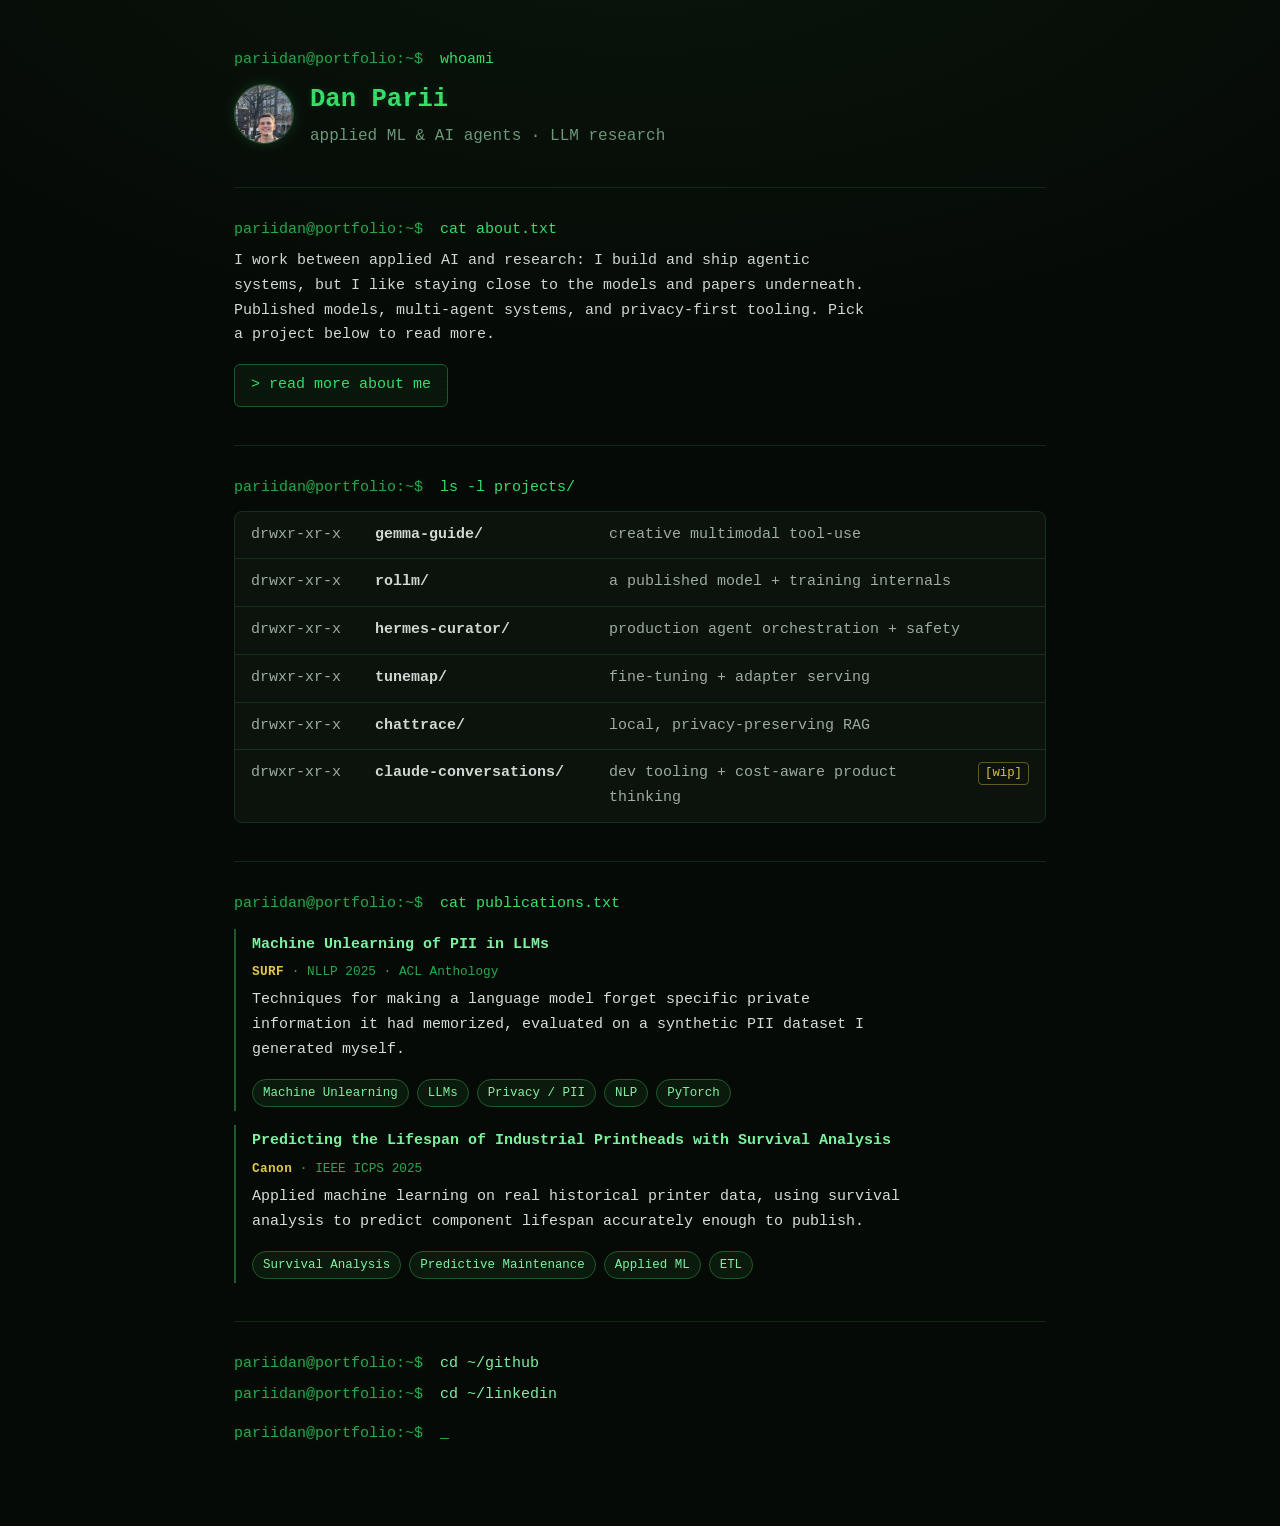
<file: index.html>
<!doctype html>
<html lang="en">
<head>
  <meta charset="utf-8" />
  <meta name="viewport" content="width=device-width, initial-scale=1" />
  <title>Dan Parii · ~/projects</title>
  <meta name="description" content="Projects and publications in applied ML, LLMs, and AI agents by Dan Parii." />
  <link rel="icon" type="image/svg+xml" href="assets/favicon.svg" />
  <meta property="og:type" content="website" />
  <meta property="og:title" content="Dan Parii · ~/projects" />
  <meta property="og:description" content="Projects and publications in applied ML, LLMs, and AI agents by Dan Parii." />
  <meta property="og:image" content="https://pariidandke.github.io/assets/og.png" />
  <meta property="og:url" content="https://pariidandke.github.io/" />
  <meta name="twitter:card" content="summary_large_image" />
  <meta name="twitter:title" content="Dan Parii · ~/projects" />
  <meta name="twitter:description" content="Projects and publications in applied ML, LLMs, and AI agents by Dan Parii." />
  <meta name="twitter:image" content="https://pariidandke.github.io/assets/og.png" />
  <link rel="stylesheet" href="style.css" />
</head>
<body class="crt">
  <div class="scanlines" aria-hidden="true"></div>

<main class="terminal">

  <div class="term-line"><span class="prompt">pariidan@portfolio:~$</span> whoami</div>
  <div class="idline">
    <img class="avatar" src="assets/me/photo.jpg" alt="Dan Parii" />
    <div class="idtext">
      <div class="term-out name">Dan Parii</div>
      <div class="term-out tagline-line muted">applied ML &amp; AI agents · LLM research</div>
    </div>
  </div>

  <div class="term-line"><span class="prompt">pariidan@portfolio:~$</span> cat about.txt</div>
  <div class="term-out">I work between applied AI and research: I build and ship agentic systems, but
  I like staying close to the models and papers underneath. Published models, multi-agent systems,
  and privacy-first tooling. Pick a project below to read more.</div>
  <div class="term-out"><a class="btn" href="about.html">&gt; read more about me</a></div>

  <div class="term-line"><span class="prompt">pariidan@portfolio:~$</span> ls -l projects/</div>
  <div class="listing">
    <a class="entry" href="projects/gemma-guide.html">
      <span class="perm">drwxr-xr-x</span><span class="dir">gemma-guide/</span><span class="beat">creative multimodal tool-use</span>
    </a>
    <a class="entry" href="projects/rollm.html">
      <span class="perm">drwxr-xr-x</span><span class="dir">rollm/</span><span class="beat">a published model + training internals</span>
    </a>
    <a class="entry" href="projects/hermes-curator.html">
      <span class="perm">drwxr-xr-x</span><span class="dir">hermes-curator/</span><span class="beat">production agent orchestration + safety</span>
    </a>
    <a class="entry" href="projects/tunemap.html">
      <span class="perm">drwxr-xr-x</span><span class="dir">tunemap/</span><span class="beat">fine-tuning + adapter serving</span>
    </a>
    <a class="entry" href="projects/chattrace.html">
      <span class="perm">drwxr-xr-x</span><span class="dir">chattrace/</span><span class="beat">local, privacy-preserving RAG</span>
    </a>
    <a class="entry" href="projects/claude-conversations.html">
      <span class="perm">drwxr-xr-x</span><span class="dir">claude-conversations/</span><span class="beat">dev tooling + cost-aware product thinking</span><span class="wip">[wip]</span>
    </a>
  </div>

  <div class="term-line"><span class="prompt">pariidan@portfolio:~$</span> cat publications.txt</div>
  <div class="pubs">
    <div class="pub">
      <div class="pub-title"><a href="pubs/pii-unlearning.html">Machine Unlearning of PII in LLMs</a></div>
      <div class="pub-venue"><span class="pub-co">SURF</span> · NLLP 2025 · ACL Anthology</div>
      <div class="pub-desc">Techniques for making a language model forget specific private information it had memorized, evaluated on a synthetic PII dataset I generated myself.</div>
      <ul class="tags pub-tags"><li>Machine Unlearning</li><li>LLMs</li><li>Privacy / PII</li><li>NLP</li><li>PyTorch</li></ul>
    </div>
    <div class="pub">
      <div class="pub-title"><a href="pubs/printhead-survival.html">Predicting the Lifespan of Industrial Printheads with Survival Analysis</a></div>
      <div class="pub-venue"><span class="pub-co">Canon</span> · IEEE ICPS 2025</div>
      <div class="pub-desc">Applied machine learning on real historical printer data, using survival analysis to predict component lifespan accurately enough to publish.</div>
      <ul class="tags pub-tags"><li>Survival Analysis</li><li>Predictive Maintenance</li><li>Applied ML</li><li>ETL</li></ul>
    </div>
  </div>

  <div class="term-line"><span class="prompt">pariidan@portfolio:~$</span> <a class="ext" href="https://github.com/pariidanDKE">cd ~/github</a></div>
  <div class="term-line same"><span class="prompt">pariidan@portfolio:~$</span> <a class="ext" href="https://www.linkedin.com/in/danparii27">cd ~/linkedin</a></div>
  <div class="term-line cursor"><span class="prompt">pariidan@portfolio:~$</span> <span class="blink">_</span></div>

</main>
</body>
</html>
</file>
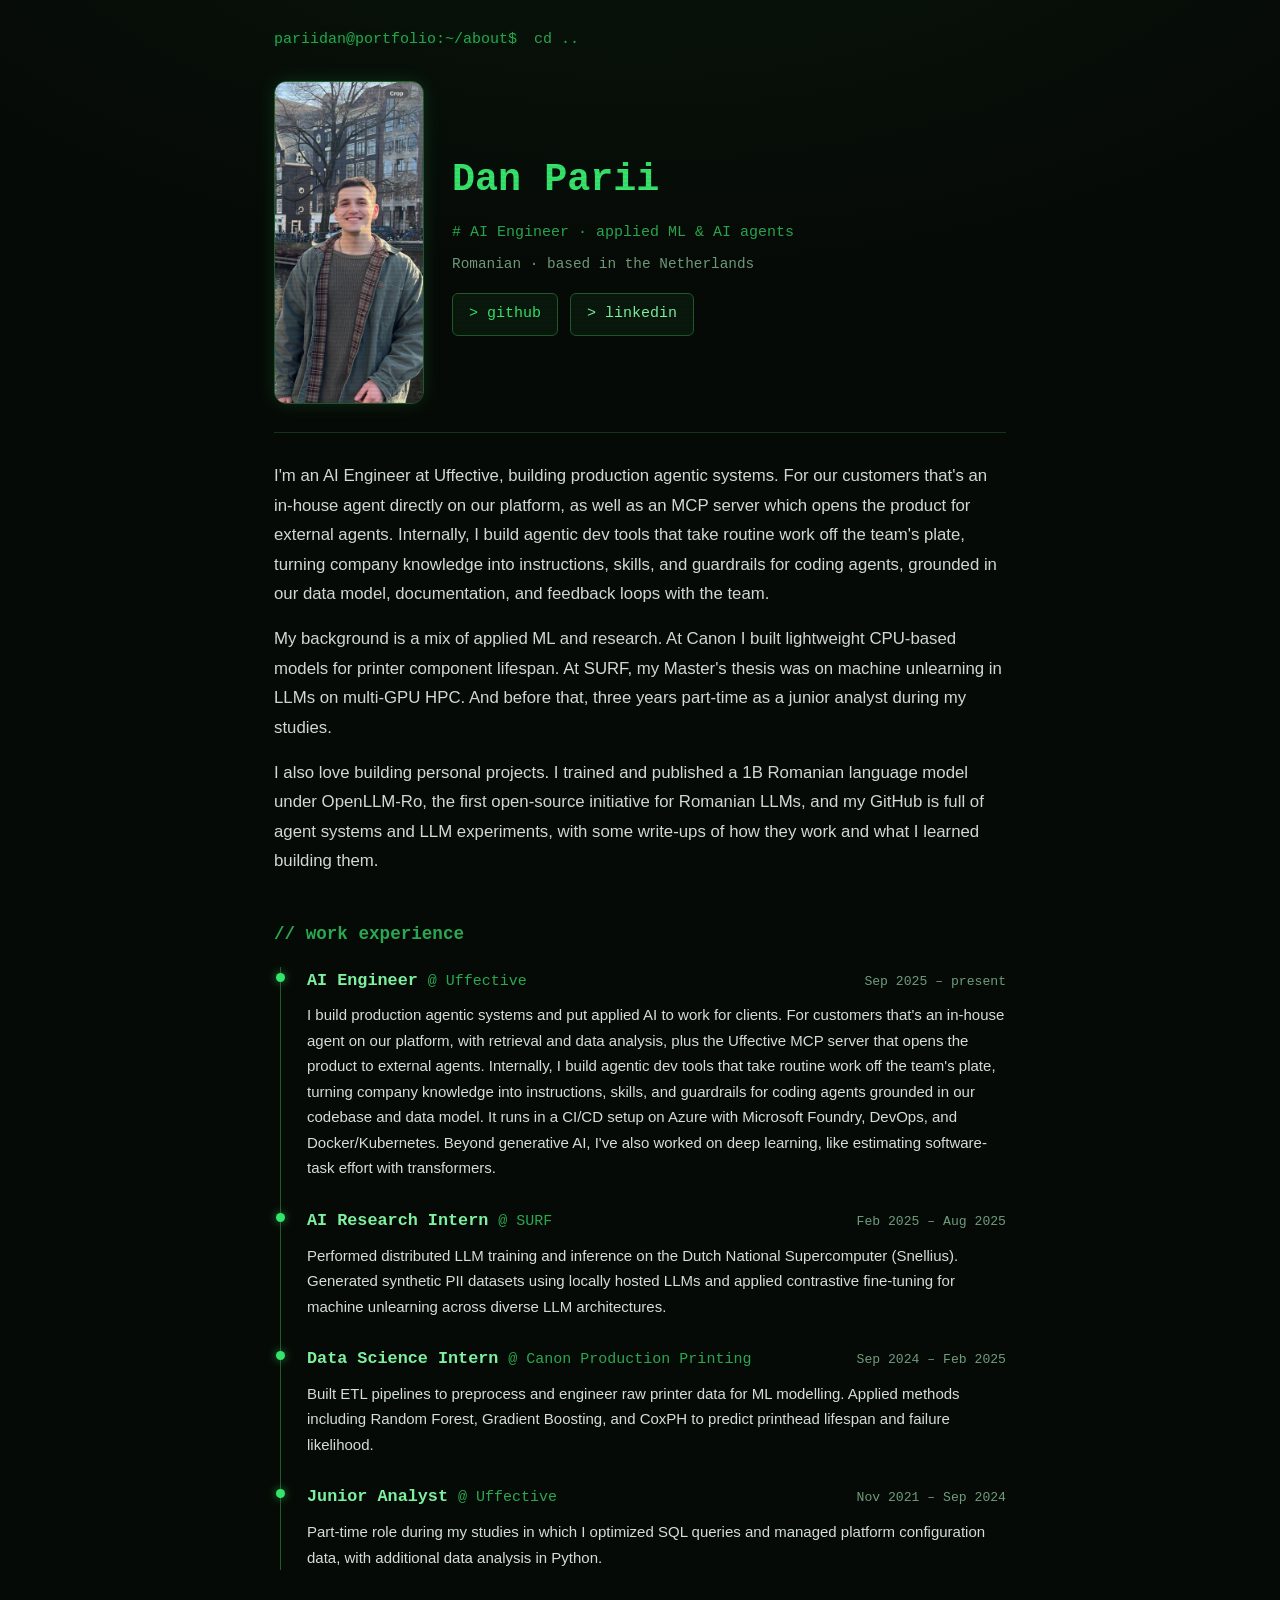
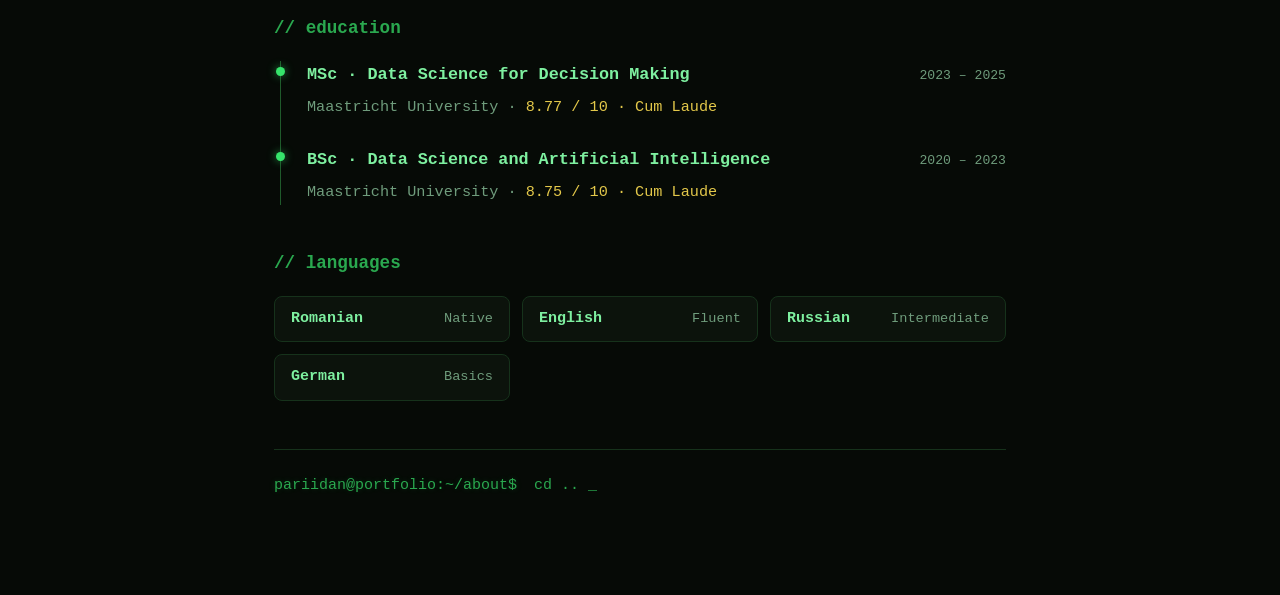
<file: about.html>
<!doctype html>
<html lang="en">
<head>
  <meta charset="utf-8" />
  <meta name="viewport" content="width=device-width, initial-scale=1" />
  <title>About · Dan Parii</title>
  <meta name="description" content="About Dan Parii, AI Engineer at Uffective, building production agentic systems." />
  <link rel="stylesheet" href="style.css" />
</head>
<body class="crt">
  <div class="scanlines" aria-hidden="true"></div>

<main class="project">

  <nav class="backnav">
    <a href="index.html"><span class="prompt">pariidan@portfolio:~/about$</span> cd ..</a>
  </nav>

  <header class="about-head">
    <img class="about-photo" src="assets/me/photo.jpg" alt="Dan Parii" />
    <div class="about-intro">
      <h1>Dan Parii</h1>
      <p class="proj-beat"># AI Engineer · applied ML &amp; AI agents</p>
      <p class="about-loc">Romanian · based in the Netherlands</p>
      <div class="links">
        <a class="btn" href="https://github.com/pariidanDKE">&gt; github</a>
        <a class="btn alt" href="https://www.linkedin.com/in/danparii27">&gt; linkedin</a>
      </div>
    </div>
  </header>

  <section class="prose">
    <p>I&#x27;m an AI Engineer at Uffective, building production agentic systems. For our customers that&#x27;s an in-house agent directly on our platform, as well as an MCP server which opens the product for external agents. Internally, I build agentic dev tools that take routine work off the team&#x27;s plate, turning company knowledge into instructions, skills, and guardrails for coding agents, grounded in our data model, documentation, and feedback loops with the team.</p>
    <p>My background is a mix of applied ML and research. At Canon I built lightweight CPU-based models for printer component lifespan. At SURF, my Master&#x27;s thesis was on machine unlearning in LLMs on multi-GPU HPC. And before that, three years part-time as a junior analyst during my studies.</p>
    <p>I also love building personal projects. I trained and published a 1B Romanian language model under OpenLLM-Ro, the first open-source initiative for Romanian LLMs, and my GitHub is full of agent systems and LLM experiments, with some write-ups of how they work and what I learned building them.</p>
  </section>

  <section class="role">
    <h2><span class="comment">// work experience</span></h2>
    <div class="timeline">
      <div class="tl-item">
        <div class="tl-head">
          <span class="tl-role">AI Engineer</span>
          <span class="tl-co">@ Uffective</span>
          <span class="tl-dates">Sep 2025 – present</span>
        </div>
        <p class="tl-desc">I build production agentic systems and put applied AI to work for clients. For customers that&#x27;s an in-house agent on our platform, with retrieval and data analysis, plus the Uffective MCP server that opens the product to external agents. Internally, I build agentic dev tools that take routine work off the team&#x27;s plate, turning company knowledge into instructions, skills, and guardrails for coding agents grounded in our codebase and data model. It runs in a CI/CD setup on Azure with Microsoft Foundry, DevOps, and Docker/Kubernetes. Beyond generative AI, I&#x27;ve also worked on deep learning, like estimating software-task effort with transformers.</p>
      </div>
      <div class="tl-item">
        <div class="tl-head">
          <span class="tl-role">AI Research Intern</span>
          <span class="tl-co">@ SURF</span>
          <span class="tl-dates">Feb 2025 – Aug 2025</span>
        </div>
        <p class="tl-desc">Performed distributed LLM training and inference on the Dutch National Supercomputer (Snellius). Generated synthetic PII datasets using locally hosted LLMs and applied contrastive fine-tuning for machine unlearning across diverse LLM architectures.</p>
      </div>
      <div class="tl-item">
        <div class="tl-head">
          <span class="tl-role">Data Science Intern</span>
          <span class="tl-co">@ Canon Production Printing</span>
          <span class="tl-dates">Sep 2024 – Feb 2025</span>
        </div>
        <p class="tl-desc">Built ETL pipelines to preprocess and engineer raw printer data for ML modelling. Applied methods including Random Forest, Gradient Boosting, and CoxPH to predict printhead lifespan and failure likelihood.</p>
      </div>
      <div class="tl-item">
        <div class="tl-head">
          <span class="tl-role">Junior Analyst</span>
          <span class="tl-co">@ Uffective</span>
          <span class="tl-dates">Nov 2021 – Sep 2024</span>
        </div>
        <p class="tl-desc">Part-time role during my studies in which I optimized SQL queries and managed platform configuration data, with additional data analysis in Python.</p>
      </div>
    </div>
  </section>

  <section class="role">
    <h2><span class="comment">// education</span></h2>
    <div class="timeline">
      <div class="tl-item">
        <div class="tl-head">
          <span class="tl-role">MSc · Data Science for Decision Making</span>
          <span class="tl-dates">2023 – 2025</span>
        </div>
        <p class="tl-sub">Maastricht University · <span class="tl-grade">8.77 / 10 · Cum Laude</span></p>
      </div>
      <div class="tl-item">
        <div class="tl-head">
          <span class="tl-role">BSc · Data Science and Artificial Intelligence</span>
          <span class="tl-dates">2020 – 2023</span>
        </div>
        <p class="tl-sub">Maastricht University · <span class="tl-grade">8.75 / 10 · Cum Laude</span></p>
      </div>
    </div>
  </section>

  <section class="role">
    <h2><span class="comment">// languages</span></h2>
    <ul class="langs">
      <li><span class="lang">Romanian</span><span class="lang-level">Native</span></li>
      <li><span class="lang">English</span><span class="lang-level">Fluent</span></li>
      <li><span class="lang">Russian</span><span class="lang-level">Intermediate</span></li>
      <li><span class="lang">German</span><span class="lang-level">Basics</span></li>
    </ul>
  </section>

  <footer class="proj-foot">
    <a href="index.html"><span class="prompt">pariidan@portfolio:~/about$</span> cd .. <span class="blink">_</span></a>
  </footer>
</main>
</body>
</html>
</file>
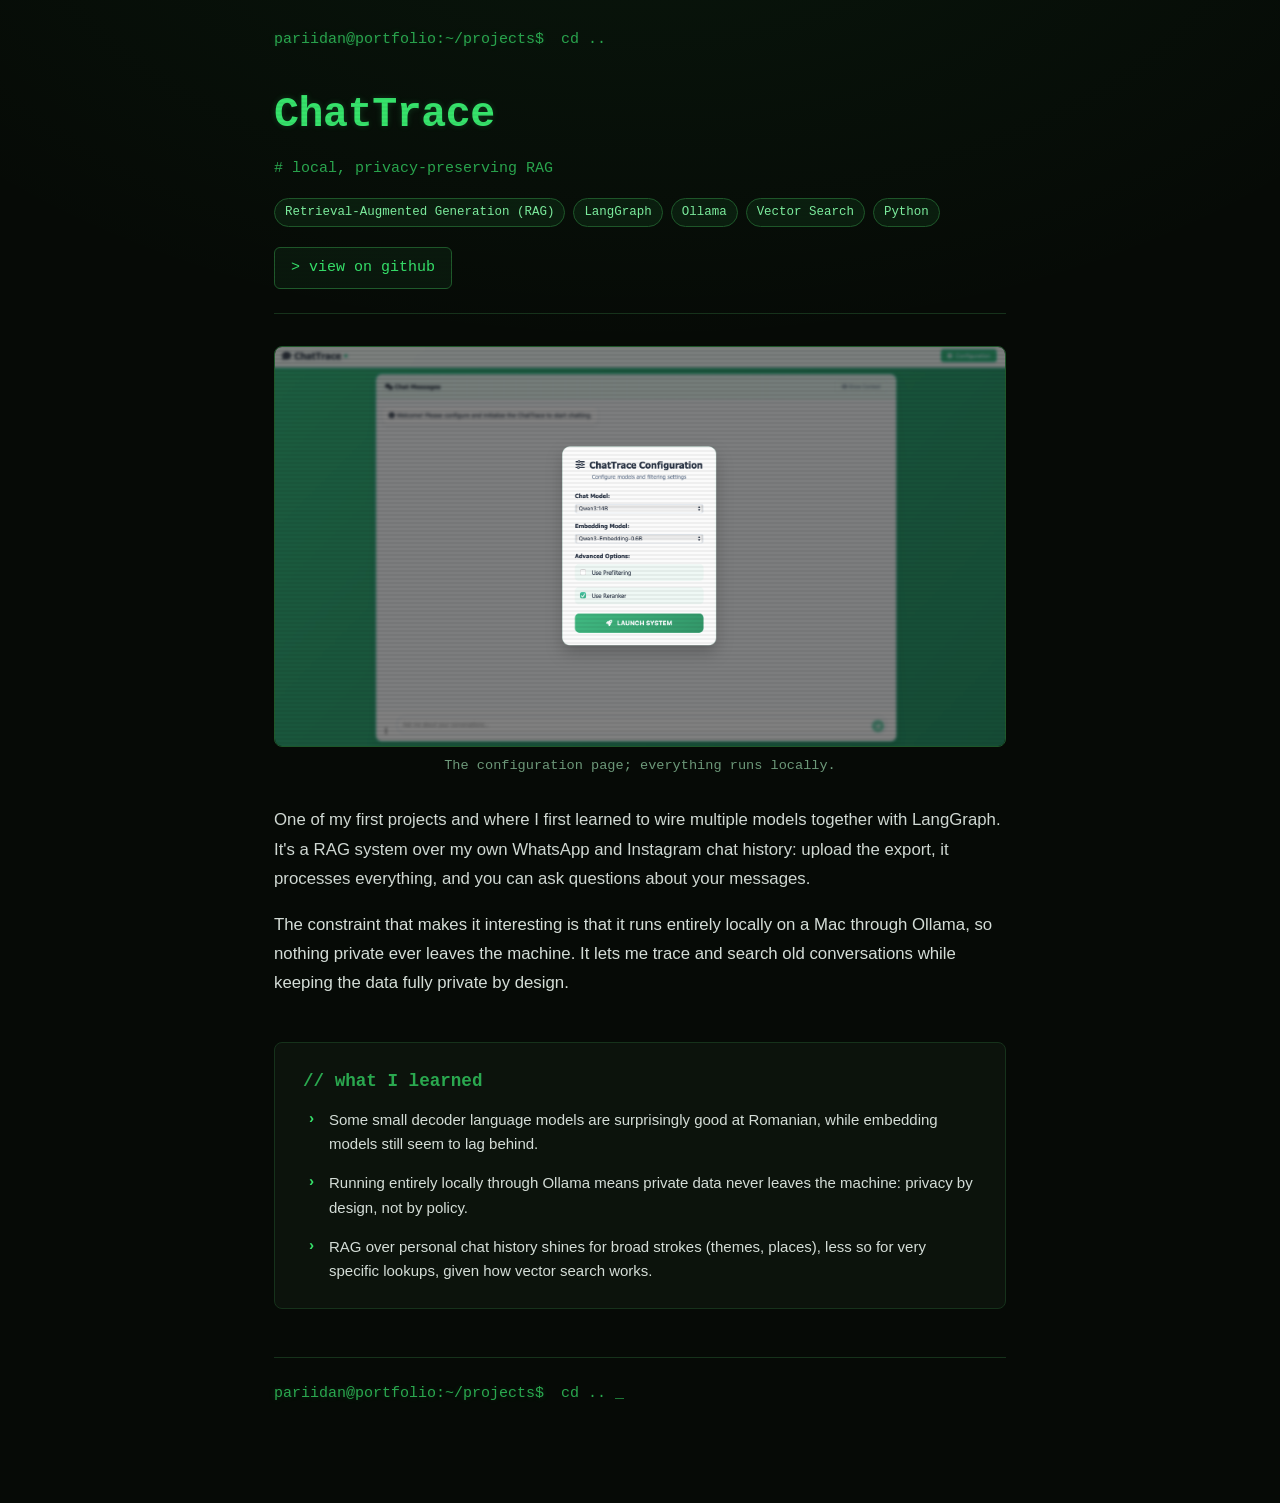
<file: projects/chattrace.html>
<!doctype html>
<html lang="en">
<head>
  <meta charset="utf-8" />
  <meta name="viewport" content="width=device-width, initial-scale=1" />
  <title>ChatTrace · Dan Parii</title>
  <meta name="description" content="ChatTrace: local, privacy-preserving RAG. A project by Dan Parii." />
  <link rel="icon" type="image/svg+xml" href="../assets/favicon.svg" />
  <meta property="og:type" content="website" />
  <meta property="og:title" content="ChatTrace · Dan Parii" />
  <meta property="og:description" content="ChatTrace: local, privacy-preserving RAG. A project by Dan Parii." />
  <meta property="og:image" content="https://pariidandke.github.io/assets/og.png" />
  <meta property="og:url" content="https://pariidandke.github.io/" />
  <meta name="twitter:card" content="summary_large_image" />
  <meta name="twitter:title" content="ChatTrace · Dan Parii" />
  <meta name="twitter:description" content="ChatTrace: local, privacy-preserving RAG. A project by Dan Parii." />
  <meta name="twitter:image" content="https://pariidandke.github.io/assets/og.png" />
  <link rel="stylesheet" href="../style.css" />
</head>
<body class="crt">
  <div class="scanlines" aria-hidden="true"></div>

<main class="project">

  <nav class="backnav">
    <a href="../index.html"><span class="prompt">pariidan@portfolio:~/projects$</span> cd ..</a>
  </nav>

  <header class="proj-head">
    <h1>ChatTrace</h1>
    <p class="proj-beat"># local, privacy-preserving RAG</p>
    
    <ul class="tags">
      <li>Retrieval-Augmented Generation (RAG)</li>
      <li>LangGraph</li>
      <li>Ollama</li>
      <li>Vector Search</li>
      <li>Python</li>
    </ul>
    <div class="links"><a class="btn" href="https://github.com/pariidanDKE/ChatTrace">&gt; view on github</a></div>
  </header>

  <figure class="hero wide">
    <img src="../assets/chattrace/config.png" alt="The configuration page; everything runs locally." loading="lazy" />
    <figcaption>The configuration page; everything runs locally.</figcaption>
  </figure>

  <section class="prose">
    <p>One of my first projects and where I first learned to wire multiple models together with LangGraph. It&#x27;s a RAG system over my own WhatsApp and Instagram chat history: upload the export, it processes everything, and you can ask questions about your messages.</p>
    <p>The constraint that makes it interesting is that it runs entirely locally on a Mac through Ollama, so nothing private ever leaves the machine. It lets me trace and search old conversations while keeping the data fully private by design.</p>
  </section>

  <section class="learned">
    <h2><span class="comment">// what I learned</span></h2>
    <ul>
      <li>Some small decoder language models are surprisingly good at Romanian, while embedding models still seem to lag behind.</li>
      <li>Running entirely locally through Ollama means private data never leaves the machine: privacy by design, not by policy.</li>
      <li>RAG over personal chat history shines for broad strokes (themes, places), less so for very specific lookups, given how vector search works.</li>
    </ul>
  </section>

  <footer class="proj-foot">
    <a href="../index.html"><span class="prompt">pariidan@portfolio:~/projects$</span> cd .. <span class="blink">_</span></a>
  </footer>
</main>
</body>
</html>
</file>
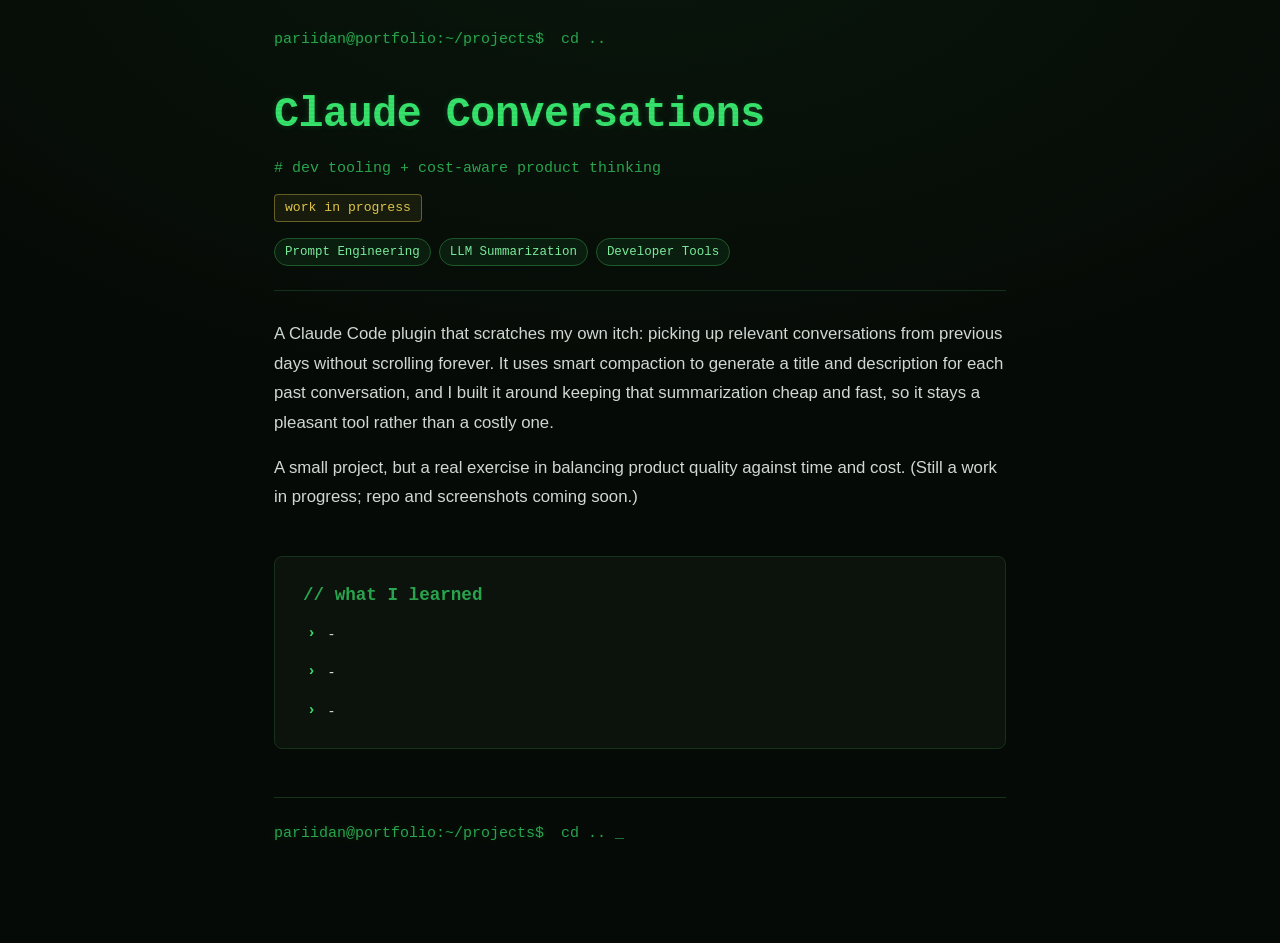
<file: projects/claude-conversations.html>
<!doctype html>
<html lang="en">
<head>
  <meta charset="utf-8" />
  <meta name="viewport" content="width=device-width, initial-scale=1" />
  <title>Claude Conversations · Dan Parii</title>
  <meta name="description" content="Claude Conversations: dev tooling + cost-aware product thinking. A project by Dan Parii." />
  <link rel="icon" type="image/svg+xml" href="../assets/favicon.svg" />
  <meta property="og:type" content="website" />
  <meta property="og:title" content="Claude Conversations · Dan Parii" />
  <meta property="og:description" content="Claude Conversations: dev tooling + cost-aware product thinking. A project by Dan Parii." />
  <meta property="og:image" content="https://pariidandke.github.io/assets/og.png" />
  <meta property="og:url" content="https://pariidandke.github.io/" />
  <meta name="twitter:card" content="summary_large_image" />
  <meta name="twitter:title" content="Claude Conversations · Dan Parii" />
  <meta name="twitter:description" content="Claude Conversations: dev tooling + cost-aware product thinking. A project by Dan Parii." />
  <meta name="twitter:image" content="https://pariidandke.github.io/assets/og.png" />
  <link rel="stylesheet" href="../style.css" />
</head>
<body class="crt">
  <div class="scanlines" aria-hidden="true"></div>

<main class="project">

  <nav class="backnav">
    <a href="../index.html"><span class="prompt">pariidan@portfolio:~/projects$</span> cd ..</a>
  </nav>

  <header class="proj-head">
    <h1>Claude Conversations</h1>
    <p class="proj-beat"># dev tooling + cost-aware product thinking</p>
    <span class="wip-badge">work in progress</span>
    <ul class="tags">
      <li>Prompt Engineering</li>
      <li>LLM Summarization</li>
      <li>Developer Tools</li>
    </ul>
  </header>

  <section class="prose">
    <p>A Claude Code plugin that scratches my own itch: picking up relevant conversations from previous days without scrolling forever. It uses smart compaction to generate a title and description for each past conversation, and I built it around keeping that summarization cheap and fast, so it stays a pleasant tool rather than a costly one.</p>
    <p>A small project, but a real exercise in balancing product quality against time and cost. (Still a work in progress; repo and screenshots coming soon.)</p>
  </section>

  <section class="learned">
    <h2><span class="comment">// what I learned</span></h2>
    <ul>
      <li>-</li>
      <li>-</li>
      <li>-</li>
    </ul>
  </section>

  <footer class="proj-foot">
    <a href="../index.html"><span class="prompt">pariidan@portfolio:~/projects$</span> cd .. <span class="blink">_</span></a>
  </footer>
</main>
</body>
</html>
</file>
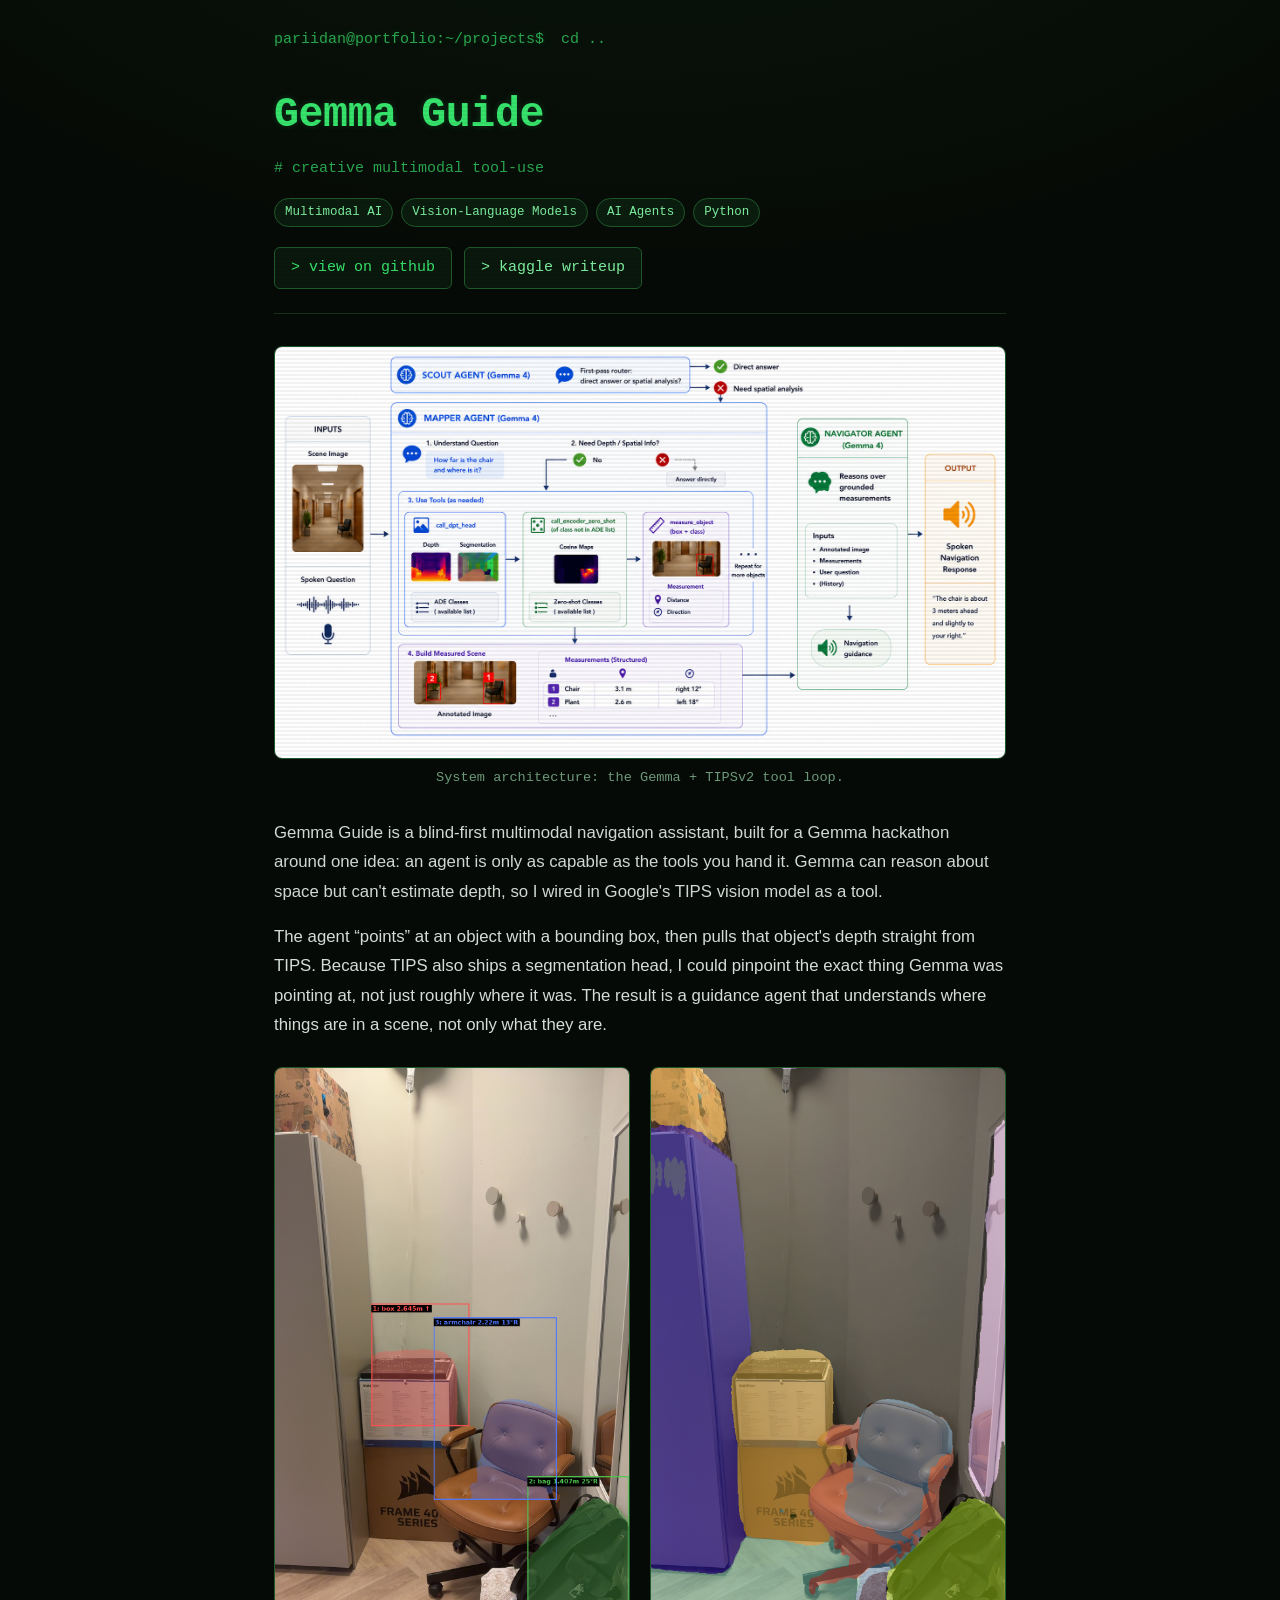
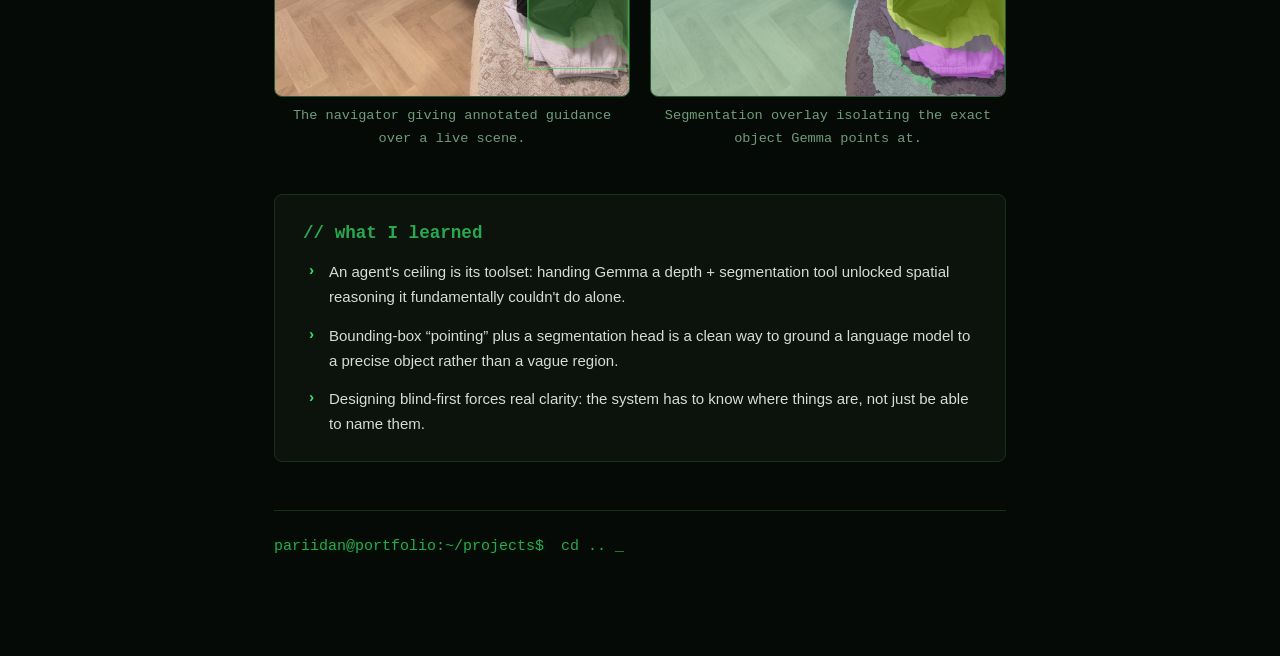
<file: projects/gemma-guide.html>
<!doctype html>
<html lang="en">
<head>
  <meta charset="utf-8" />
  <meta name="viewport" content="width=device-width, initial-scale=1" />
  <title>Gemma Guide · Dan Parii</title>
  <meta name="description" content="Gemma Guide: creative multimodal tool-use. A project by Dan Parii." />
  <link rel="stylesheet" href="../style.css" />
</head>
<body class="crt">
  <div class="scanlines" aria-hidden="true"></div>

<main class="project">

  <nav class="backnav">
    <a href="../index.html"><span class="prompt">pariidan@portfolio:~/projects$</span> cd ..</a>
  </nav>

  <header class="proj-head">
    <h1>Gemma Guide</h1>
    <p class="proj-beat"># creative multimodal tool-use</p>
    
    <ul class="tags">
      <li>Multimodal AI</li>
      <li>Vision-Language Models</li>
      <li>AI Agents</li>
      <li>Python</li>
    </ul>
    <div class="links"><a class="btn" href="https://github.com/pariidanDKE/GemmaGuide">&gt; view on github</a><a class="btn alt" href="https://www.kaggle.com/competitions/gemma-4-good-hackathon/writeups/new-writeup-1778519933871">&gt; kaggle writeup</a></div>
  </header>

  <figure class="hero wide">
    <img src="../assets/gemma-guide/architecture.png" alt="System architecture: the Gemma + TIPSv2 tool loop." loading="lazy" />
    <figcaption>System architecture: the Gemma + TIPSv2 tool loop.</figcaption>
  </figure>

  <section class="prose">
    <p>Gemma Guide is a blind-first multimodal navigation assistant, built for a Gemma hackathon around one idea: an agent is only as capable as the tools you hand it. Gemma can reason about space but can&#x27;t estimate depth, so I wired in Google&#x27;s TIPS vision model as a tool.</p>
    <p>The agent “points” at an object with a bounding box, then pulls that object&#x27;s depth straight from TIPS. Because TIPS also ships a segmentation head, I could pinpoint the exact thing Gemma was pointing at, not just roughly where it was. The result is a guidance agent that understands where things are in a scene, not only what they are.</p>
  </section>

  <section class="gallery">
    <figure class="tall">
      <img src="../assets/gemma-guide/navigator.png" alt="The navigator giving annotated guidance over a live scene." loading="lazy" />
      <figcaption>The navigator giving annotated guidance over a live scene.</figcaption>
    </figure>
    <figure class="tall">
      <img src="../assets/gemma-guide/segmentation.png" alt="Segmentation overlay isolating the exact object Gemma points at." loading="lazy" />
      <figcaption>Segmentation overlay isolating the exact object Gemma points at.</figcaption>
    </figure>
  </section>

  <section class="learned">
    <h2><span class="comment">// what I learned</span></h2>
    <ul>
      <li>An agent&#x27;s ceiling is its toolset: handing Gemma a depth + segmentation tool unlocked spatial reasoning it fundamentally couldn&#x27;t do alone.</li>
      <li>Bounding-box “pointing” plus a segmentation head is a clean way to ground a language model to a precise object rather than a vague region.</li>
      <li>Designing blind-first forces real clarity: the system has to know where things are, not just be able to name them.</li>
    </ul>
  </section>

  <footer class="proj-foot">
    <a href="../index.html"><span class="prompt">pariidan@portfolio:~/projects$</span> cd .. <span class="blink">_</span></a>
  </footer>
</main>
</body>
</html>
</file>
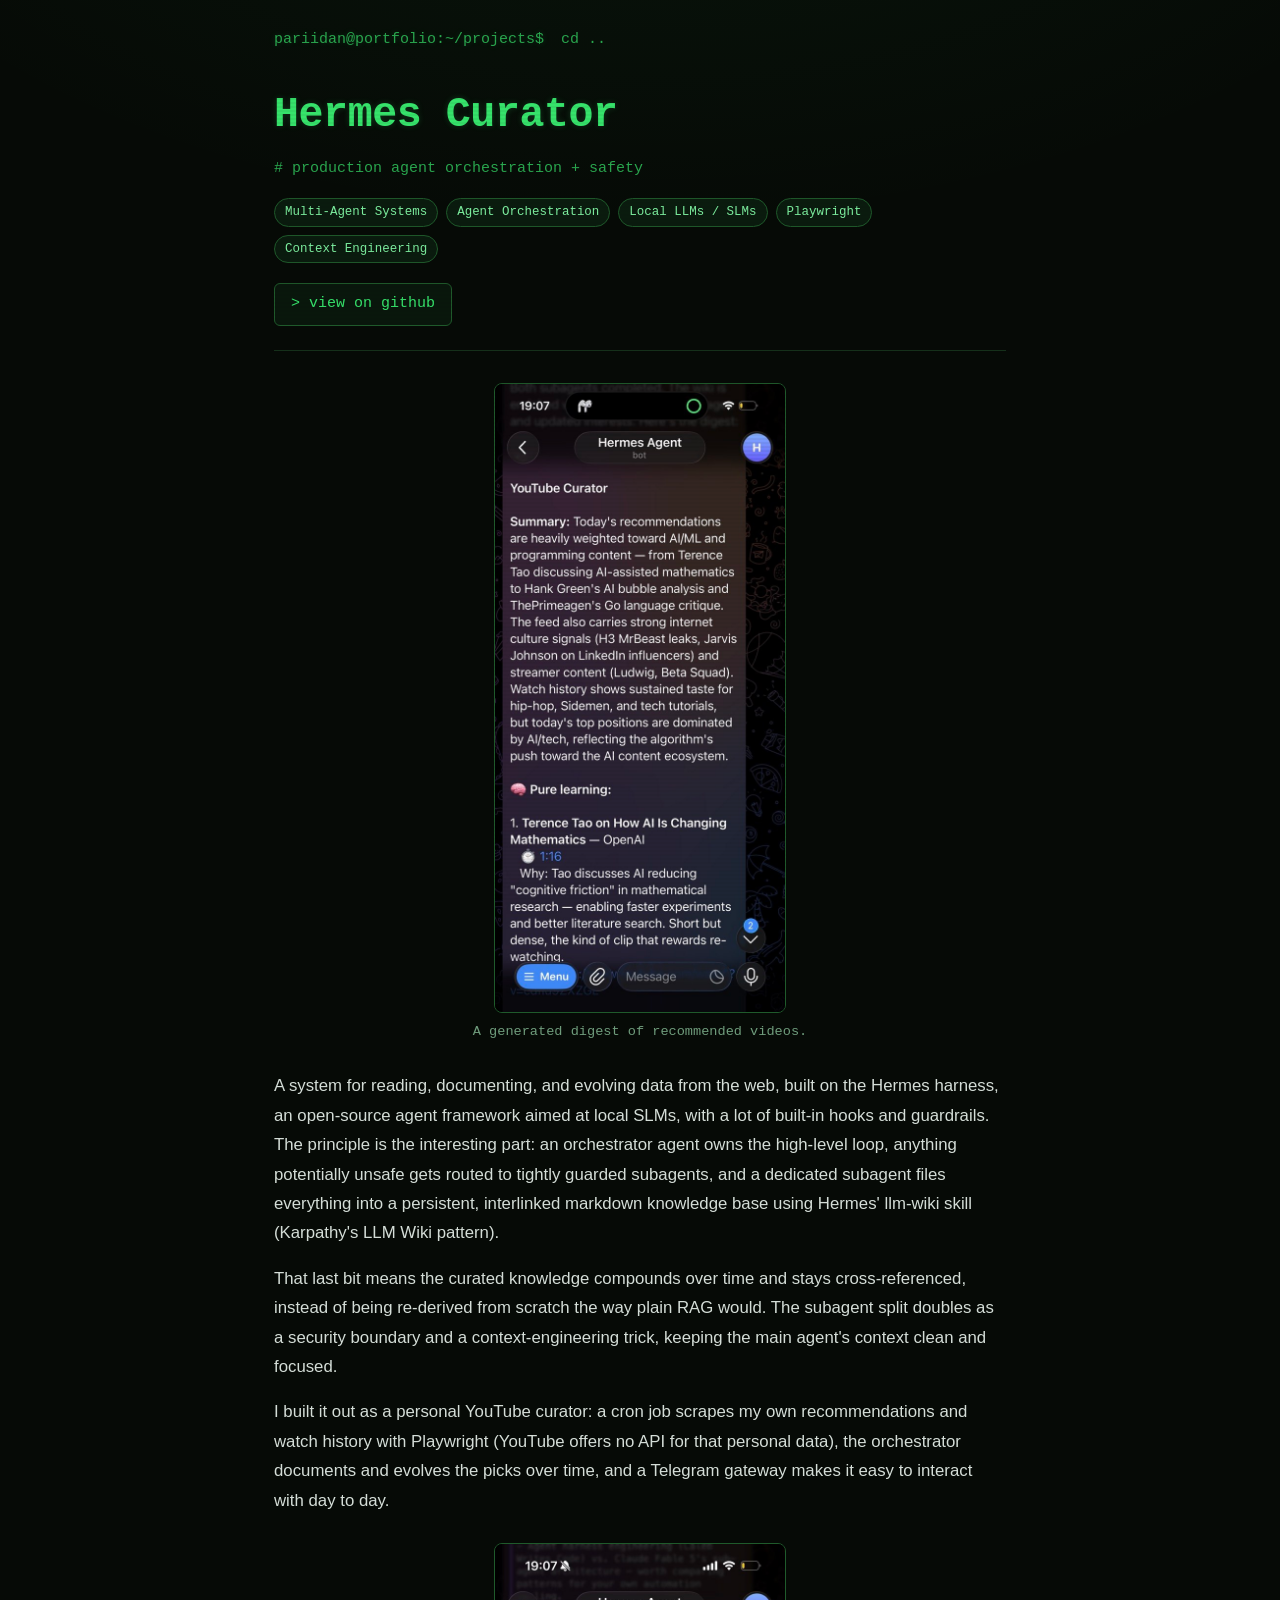
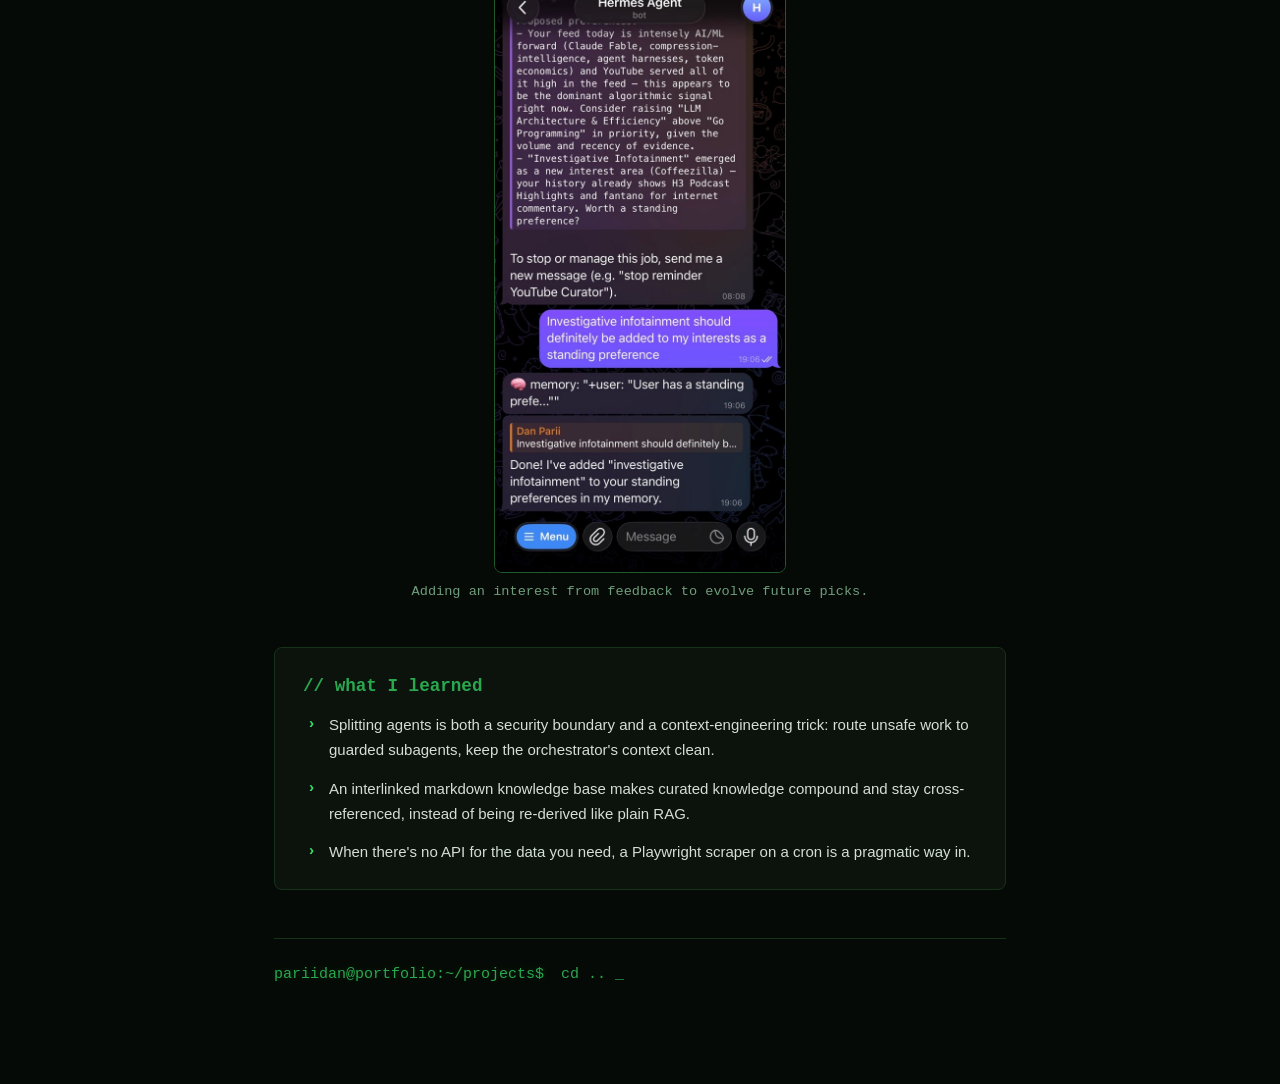
<file: projects/hermes-curator.html>
<!doctype html>
<html lang="en">
<head>
  <meta charset="utf-8" />
  <meta name="viewport" content="width=device-width, initial-scale=1" />
  <title>Hermes Curator · Dan Parii</title>
  <meta name="description" content="Hermes Curator: production agent orchestration + safety. A project by Dan Parii." />
  <link rel="stylesheet" href="../style.css" />
</head>
<body class="crt">
  <div class="scanlines" aria-hidden="true"></div>

<main class="project">

  <nav class="backnav">
    <a href="../index.html"><span class="prompt">pariidan@portfolio:~/projects$</span> cd ..</a>
  </nav>

  <header class="proj-head">
    <h1>Hermes Curator</h1>
    <p class="proj-beat"># production agent orchestration + safety</p>
    
    <ul class="tags">
      <li>Multi-Agent Systems</li>
      <li>Agent Orchestration</li>
      <li>Local LLMs / SLMs</li>
      <li>Playwright</li>
      <li>Context Engineering</li>
    </ul>
    <div class="links"><a class="btn" href="https://github.com/pariidanDKE/HermesYoutubeCurator">&gt; view on github</a></div>
  </header>

  <figure class="hero tall">
    <img src="../assets/hermes-curator/digest.jpg" alt="A generated digest of recommended videos." loading="lazy" />
    <figcaption>A generated digest of recommended videos.</figcaption>
  </figure>

  <section class="prose">
    <p>A system for reading, documenting, and evolving data from the web, built on the Hermes harness, an open-source agent framework aimed at local SLMs, with a lot of built-in hooks and guardrails. The principle is the interesting part: an orchestrator agent owns the high-level loop, anything potentially unsafe gets routed to tightly guarded subagents, and a dedicated subagent files everything into a persistent, interlinked markdown knowledge base using Hermes&#x27; llm-wiki skill (Karpathy&#x27;s LLM Wiki pattern).</p>
    <p>That last bit means the curated knowledge compounds over time and stays cross-referenced, instead of being re-derived from scratch the way plain RAG would. The subagent split doubles as a security boundary and a context-engineering trick, keeping the main agent&#x27;s context clean and focused.</p>
    <p>I built it out as a personal YouTube curator: a cron job scrapes my own recommendations and watch history with Playwright (YouTube offers no API for that personal data), the orchestrator documents and evolves the picks over time, and a Telegram gateway makes it easy to interact with day to day.</p>
  </section>

  <section class="gallery">
    <figure class="tall">
      <img src="../assets/hermes-curator/feedback.jpg" alt="Adding an interest from feedback to evolve future picks." loading="lazy" />
      <figcaption>Adding an interest from feedback to evolve future picks.</figcaption>
    </figure>
  </section>

  <section class="learned">
    <h2><span class="comment">// what I learned</span></h2>
    <ul>
      <li>Splitting agents is both a security boundary and a context-engineering trick: route unsafe work to guarded subagents, keep the orchestrator&#x27;s context clean.</li>
      <li>An interlinked markdown knowledge base makes curated knowledge compound and stay cross-referenced, instead of being re-derived like plain RAG.</li>
      <li>When there&#x27;s no API for the data you need, a Playwright scraper on a cron is a pragmatic way in.</li>
    </ul>
  </section>

  <footer class="proj-foot">
    <a href="../index.html"><span class="prompt">pariidan@portfolio:~/projects$</span> cd .. <span class="blink">_</span></a>
  </footer>
</main>
</body>
</html>
</file>
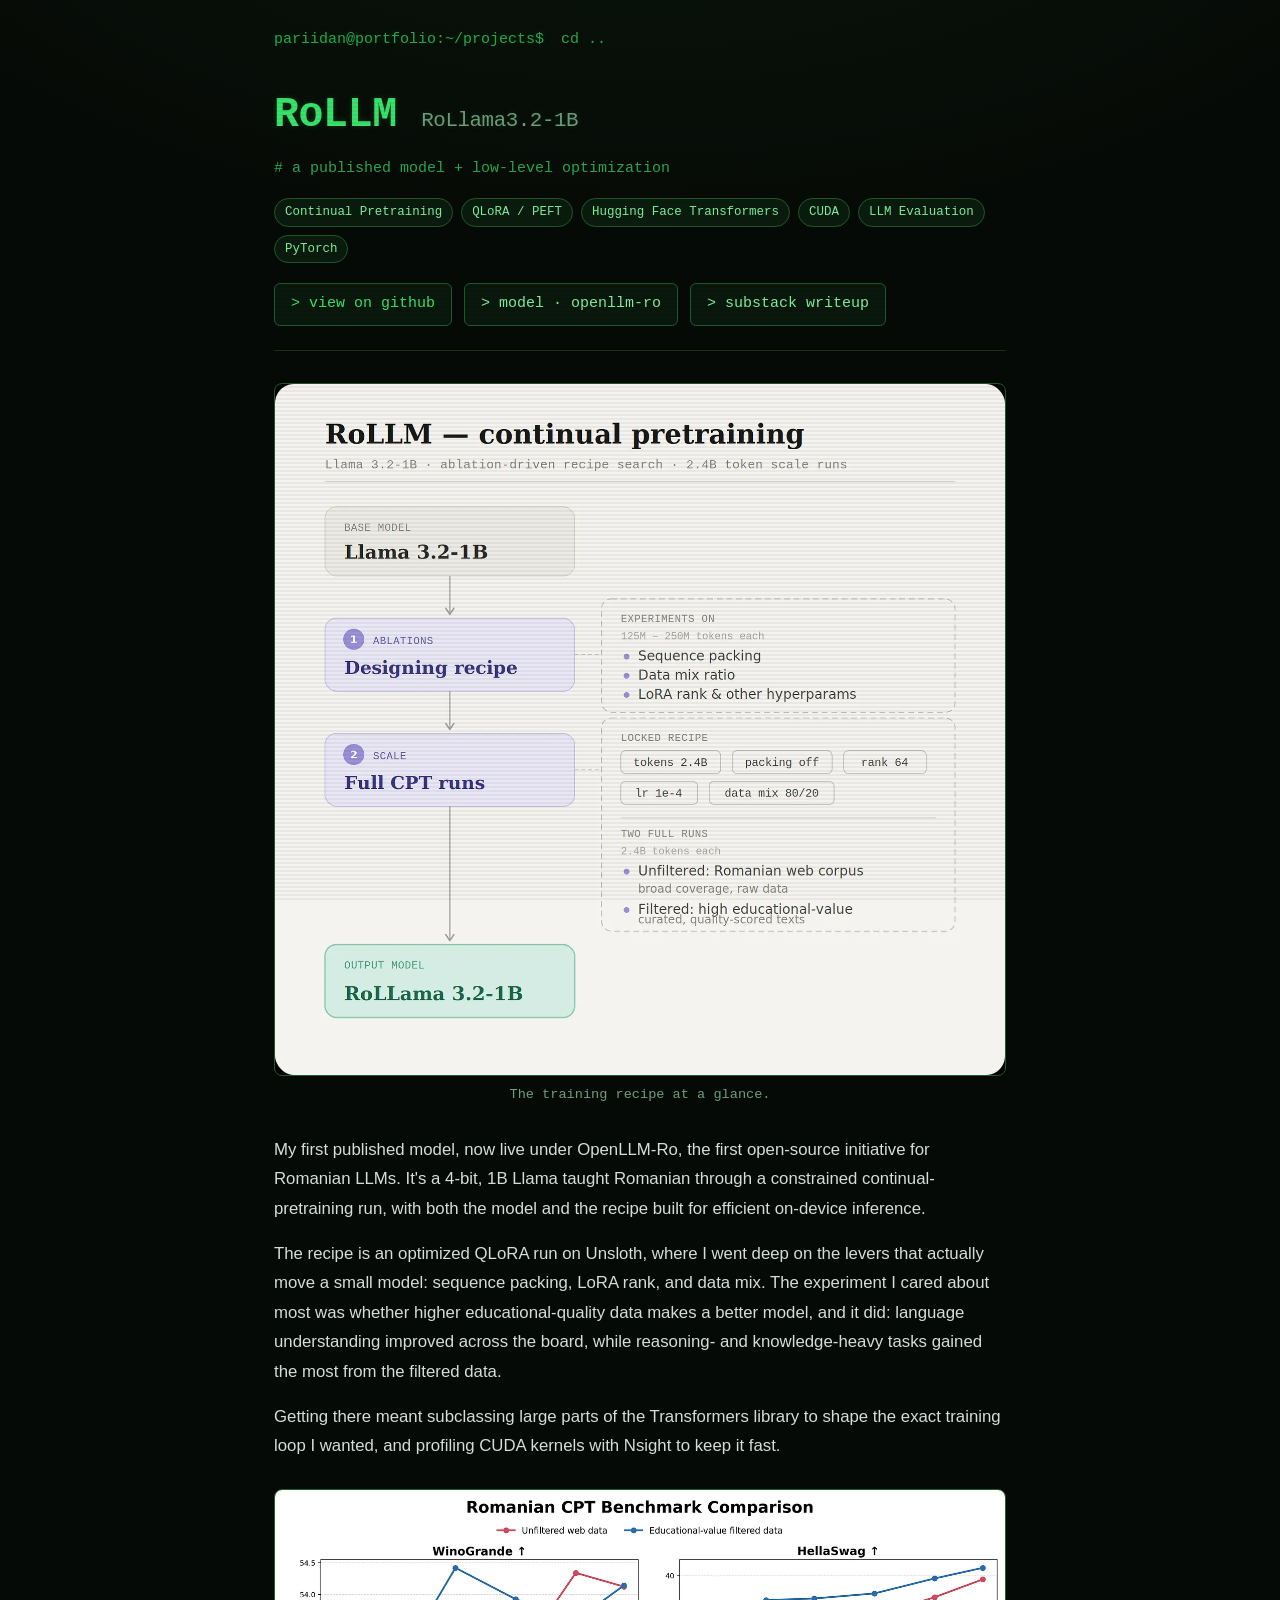
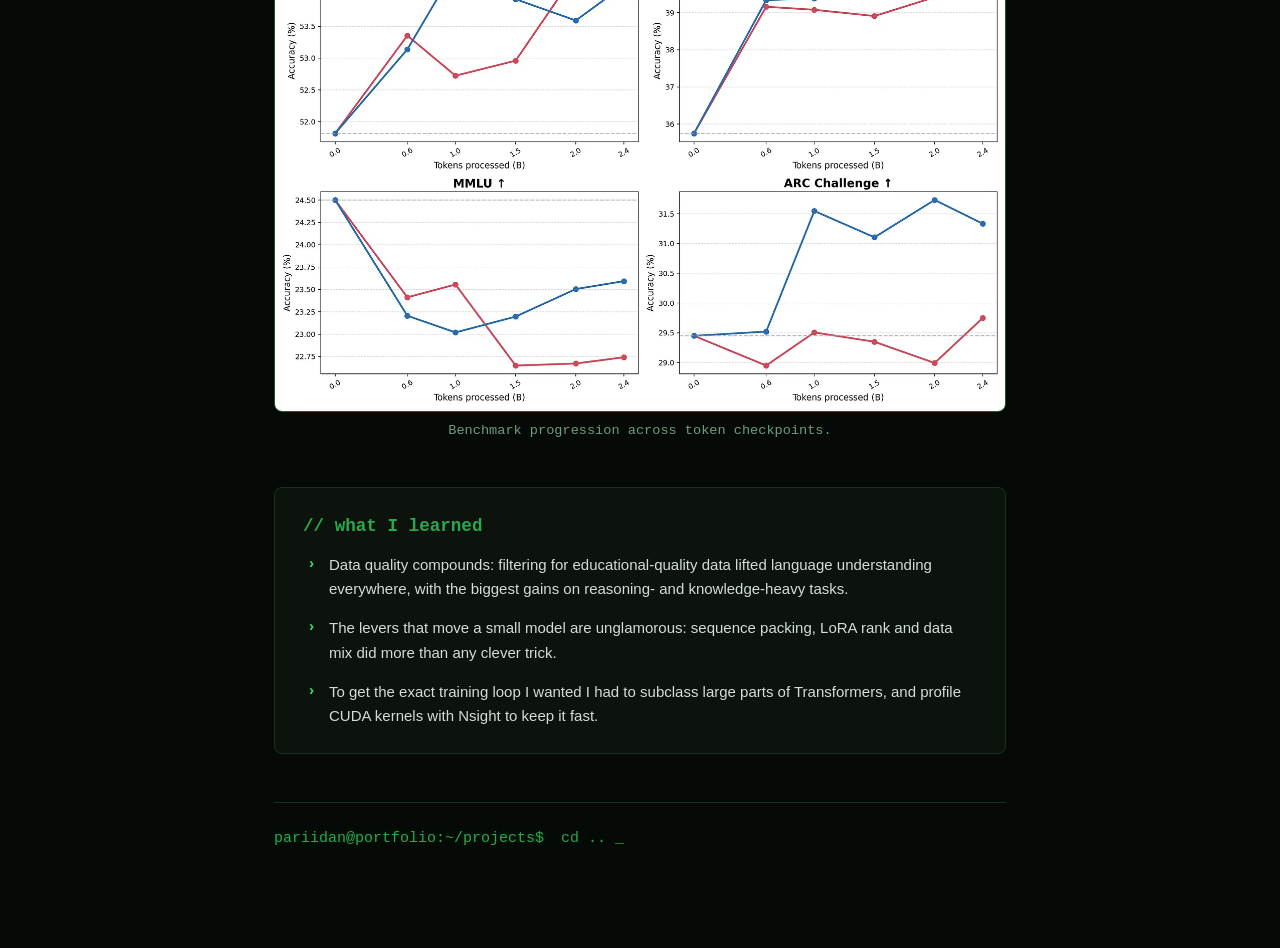
<file: projects/rollm.html>
<!doctype html>
<html lang="en">
<head>
  <meta charset="utf-8" />
  <meta name="viewport" content="width=device-width, initial-scale=1" />
  <title>RoLLM · Dan Parii</title>
  <meta name="description" content="RoLLM: a published model + low-level optimization. A project by Dan Parii." />
  <link rel="stylesheet" href="../style.css" />
</head>
<body class="crt">
  <div class="scanlines" aria-hidden="true"></div>

<main class="project">

  <nav class="backnav">
    <a href="../index.html"><span class="prompt">pariidan@portfolio:~/projects$</span> cd ..</a>
  </nav>

  <header class="proj-head">
    <h1>RoLLM <span class="sub">RoLlama3.2-1B</span></h1>
    <p class="proj-beat"># a published model + low-level optimization</p>
    
    <ul class="tags">
      <li>Continual Pretraining</li>
      <li>QLoRA / PEFT</li>
      <li>Hugging Face Transformers</li>
      <li>CUDA</li>
      <li>LLM Evaluation</li>
      <li>PyTorch</li>
    </ul>
    <div class="links"><a class="btn" href="https://github.com/pariidanDKE/TrainingRoLlama3.2-1B">&gt; view on github</a><a class="btn alt" href="https://huggingface.co/OpenLLM-Ro">&gt; model · openllm-ro</a><a class="btn alt" href="https://dan1180627.substack.com/p/rollama32-1b-cpt-of-a-small-language">&gt; substack writeup</a></div>
  </header>

  <figure class="hero wide">
    <img src="../assets/rollm/recipe.png" alt="The training recipe at a glance." loading="lazy" />
    <figcaption>The training recipe at a glance.</figcaption>
  </figure>

  <section class="prose">
    <p>My first published model, now live under OpenLLM-Ro, the first open-source initiative for Romanian LLMs. It&#x27;s a 4-bit, 1B Llama taught Romanian through a constrained continual-pretraining run, with both the model and the recipe built for efficient on-device inference.</p>
    <p>The recipe is an optimized QLoRA run on Unsloth, where I went deep on the levers that actually move a small model: sequence packing, LoRA rank, and data mix. The experiment I cared about most was whether higher educational-quality data makes a better model, and it did: language understanding improved across the board, while reasoning- and knowledge-heavy tasks gained the most from the filtered data.</p>
    <p>Getting there meant subclassing large parts of the Transformers library to shape the exact training loop I wanted, and profiling CUDA kernels with Nsight to keep it fast.</p>
  </section>

  <section class="gallery">
    <figure class="wide">
      <img src="../assets/rollm/benchmark.png" alt="Benchmark progression across token checkpoints." loading="lazy" />
      <figcaption>Benchmark progression across token checkpoints.</figcaption>
    </figure>
  </section>

  <section class="learned">
    <h2><span class="comment">// what I learned</span></h2>
    <ul>
      <li>Data quality compounds: filtering for educational-quality data lifted language understanding everywhere, with the biggest gains on reasoning- and knowledge-heavy tasks.</li>
      <li>The levers that move a small model are unglamorous: sequence packing, LoRA rank and data mix did more than any clever trick.</li>
      <li>To get the exact training loop I wanted I had to subclass large parts of Transformers, and profile CUDA kernels with Nsight to keep it fast.</li>
    </ul>
  </section>

  <footer class="proj-foot">
    <a href="../index.html"><span class="prompt">pariidan@portfolio:~/projects$</span> cd .. <span class="blink">_</span></a>
  </footer>
</main>
</body>
</html>
</file>
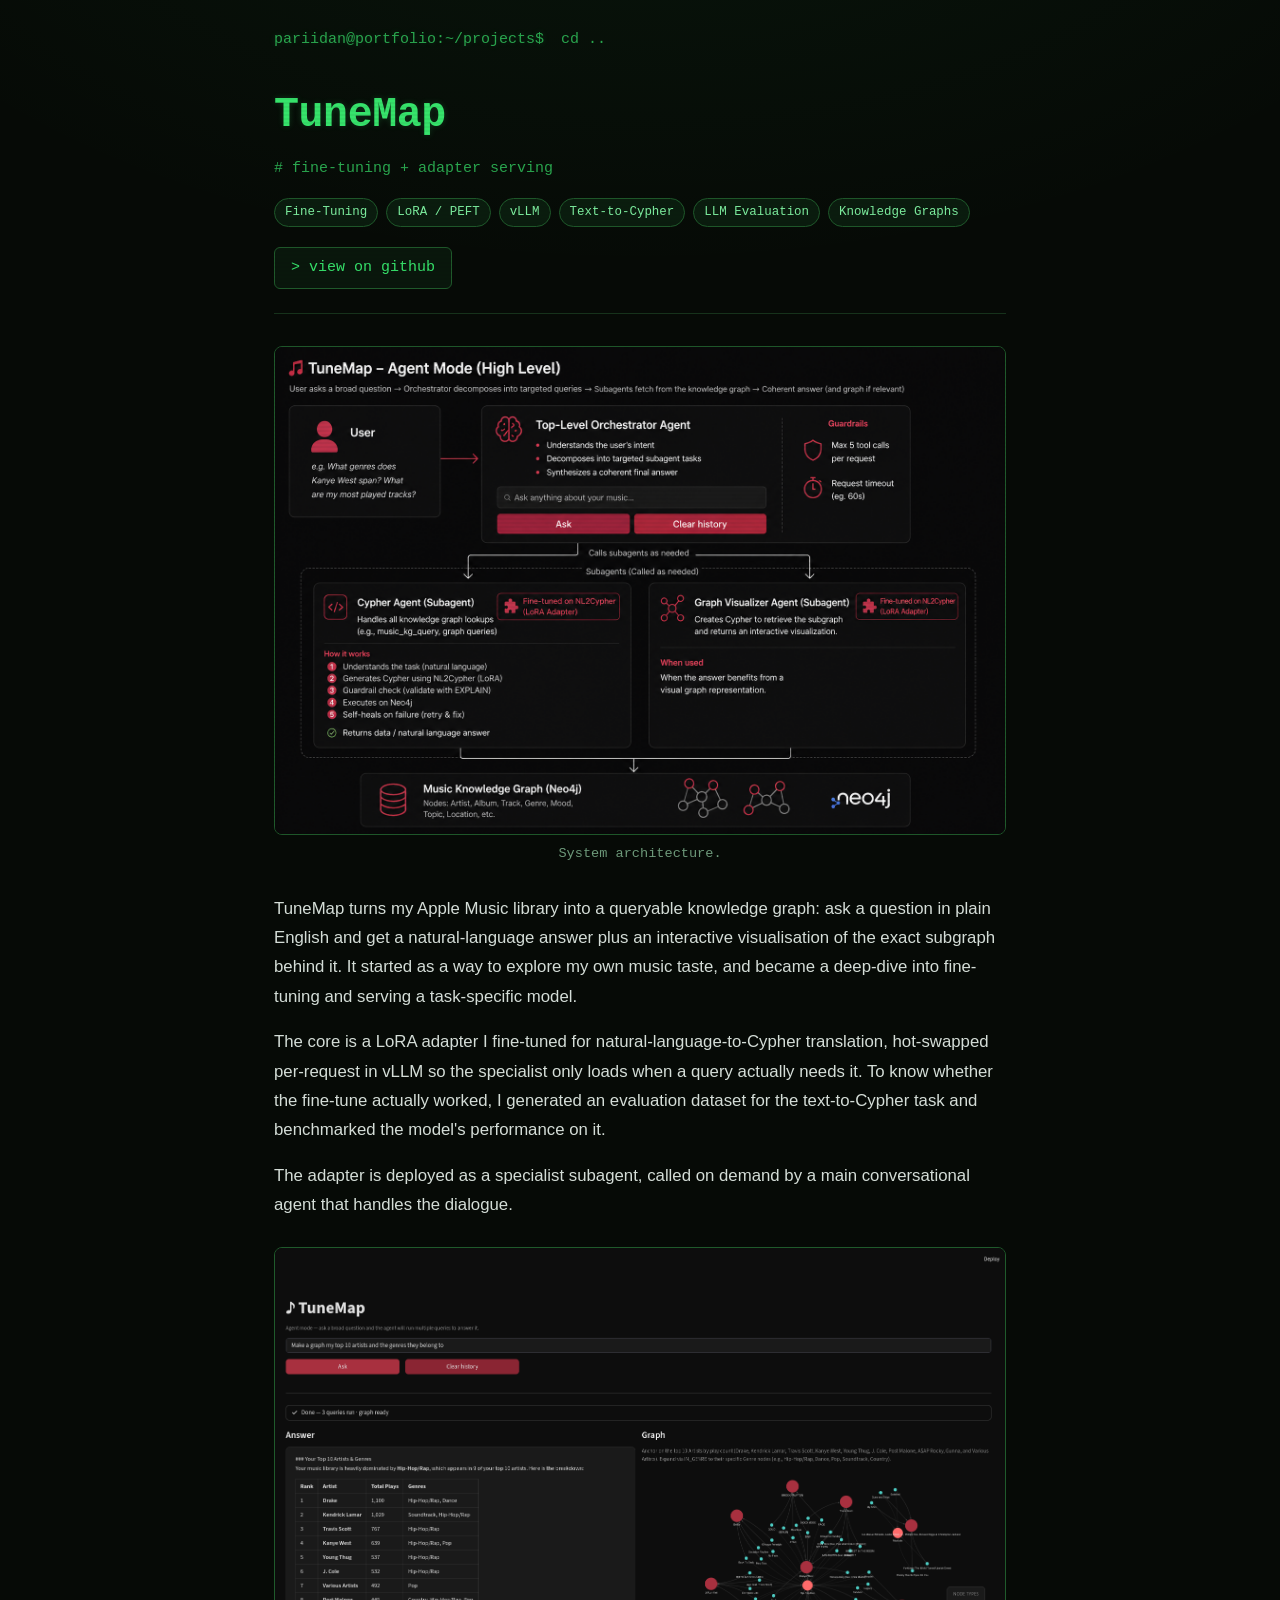
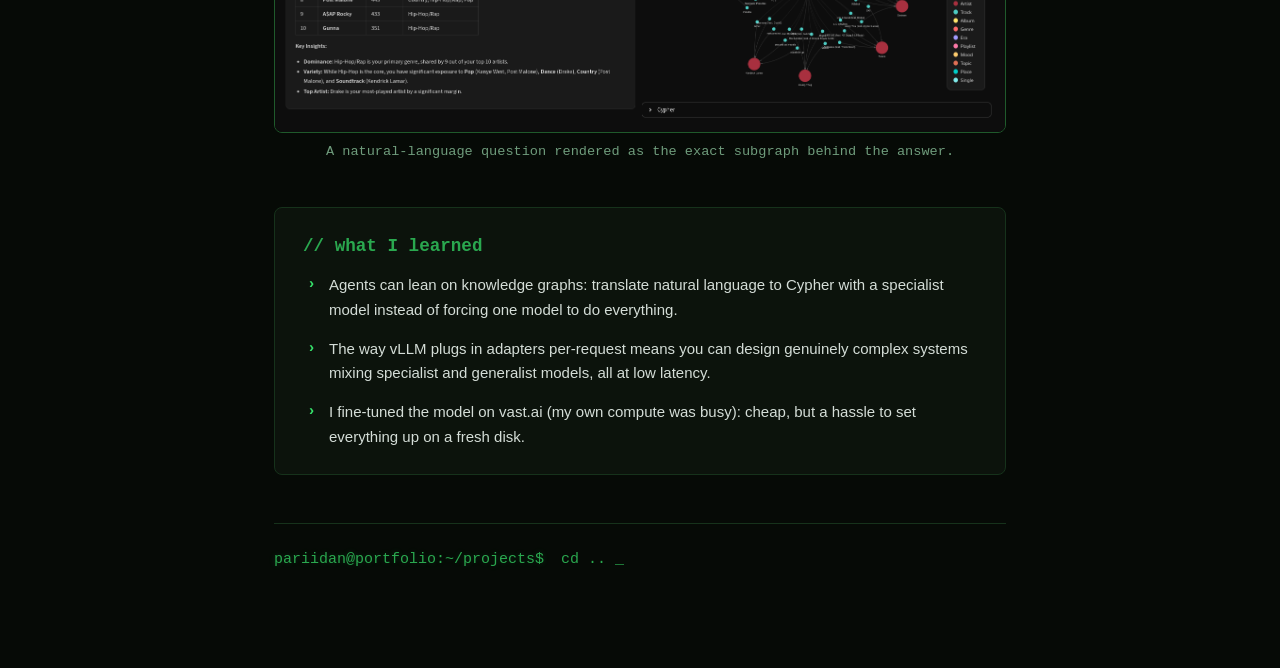
<file: projects/tunemap.html>
<!doctype html>
<html lang="en">
<head>
  <meta charset="utf-8" />
  <meta name="viewport" content="width=device-width, initial-scale=1" />
  <title>TuneMap · Dan Parii</title>
  <meta name="description" content="TuneMap: fine-tuning + adapter serving. A project by Dan Parii." />
  <link rel="icon" type="image/svg+xml" href="../assets/favicon.svg" />
  <meta property="og:type" content="website" />
  <meta property="og:title" content="TuneMap · Dan Parii" />
  <meta property="og:description" content="TuneMap: fine-tuning + adapter serving. A project by Dan Parii." />
  <meta property="og:image" content="https://pariidandke.github.io/assets/og.png" />
  <meta property="og:url" content="https://pariidandke.github.io/" />
  <meta name="twitter:card" content="summary_large_image" />
  <meta name="twitter:title" content="TuneMap · Dan Parii" />
  <meta name="twitter:description" content="TuneMap: fine-tuning + adapter serving. A project by Dan Parii." />
  <meta name="twitter:image" content="https://pariidandke.github.io/assets/og.png" />
  <link rel="stylesheet" href="../style.css" />
</head>
<body class="crt">
  <div class="scanlines" aria-hidden="true"></div>

<main class="project">

  <nav class="backnav">
    <a href="../index.html"><span class="prompt">pariidan@portfolio:~/projects$</span> cd ..</a>
  </nav>

  <header class="proj-head">
    <h1>TuneMap</h1>
    <p class="proj-beat"># fine-tuning + adapter serving</p>

    <ul class="tags">
      <li>Fine-Tuning</li>
      <li>LoRA / PEFT</li>
      <li>vLLM</li>
      <li>Text-to-Cypher</li>
      <li>LLM Evaluation</li>
      <li>Knowledge Graphs</li>
    </ul>
    <div class="links"><a class="btn" href="https://github.com/pariidanDKE/TuneMap">&gt; view on github</a></div>
  </header>

  <figure class="hero wide">
    <img src="../assets/tunemap/architecture.png" alt="System architecture." loading="lazy" />
    <figcaption>System architecture.</figcaption>
  </figure>

  <section class="prose">
    <p>TuneMap turns my Apple Music library into a queryable knowledge graph: ask a question in plain English and get a natural-language answer plus an interactive visualisation of the exact subgraph behind it. It started as a way to explore my own music taste, and became a deep-dive into fine-tuning and serving a task-specific model.</p>
    <p>The core is a LoRA adapter I fine-tuned for natural-language-to-Cypher translation, hot-swapped per-request in vLLM so the specialist only loads when a query actually needs it. To know whether the fine-tune actually worked, I generated an evaluation dataset for the text-to-Cypher task and benchmarked the model&#x27;s performance on it.</p>
    <p>The adapter is deployed as a specialist subagent, called on demand by a main conversational agent that handles the dialogue.</p>
  </section>

  <section class="gallery">
    <figure class="wide">
      <img src="../assets/tunemap/graph-query.png" alt="A natural-language question rendered as the exact subgraph behind the answer." loading="lazy" />
      <figcaption>A natural-language question rendered as the exact subgraph behind the answer.</figcaption>
    </figure>
  </section>

  <section class="learned">
    <h2><span class="comment">// what I learned</span></h2>
    <ul>
      <li>Agents can lean on knowledge graphs: translate natural language to Cypher with a specialist model instead of forcing one model to do everything.</li>
      <li>The way vLLM plugs in adapters per-request means you can design genuinely complex systems mixing specialist and generalist models, all at low latency.</li>
      <li>I fine-tuned the model on vast.ai (my own compute was busy): cheap, but a hassle to set everything up on a fresh disk.</li>
    </ul>
  </section>

  <footer class="proj-foot">
    <a href="../index.html"><span class="prompt">pariidan@portfolio:~/projects$</span> cd .. <span class="blink">_</span></a>
  </footer>
</main>
</body>
</html>
</file>
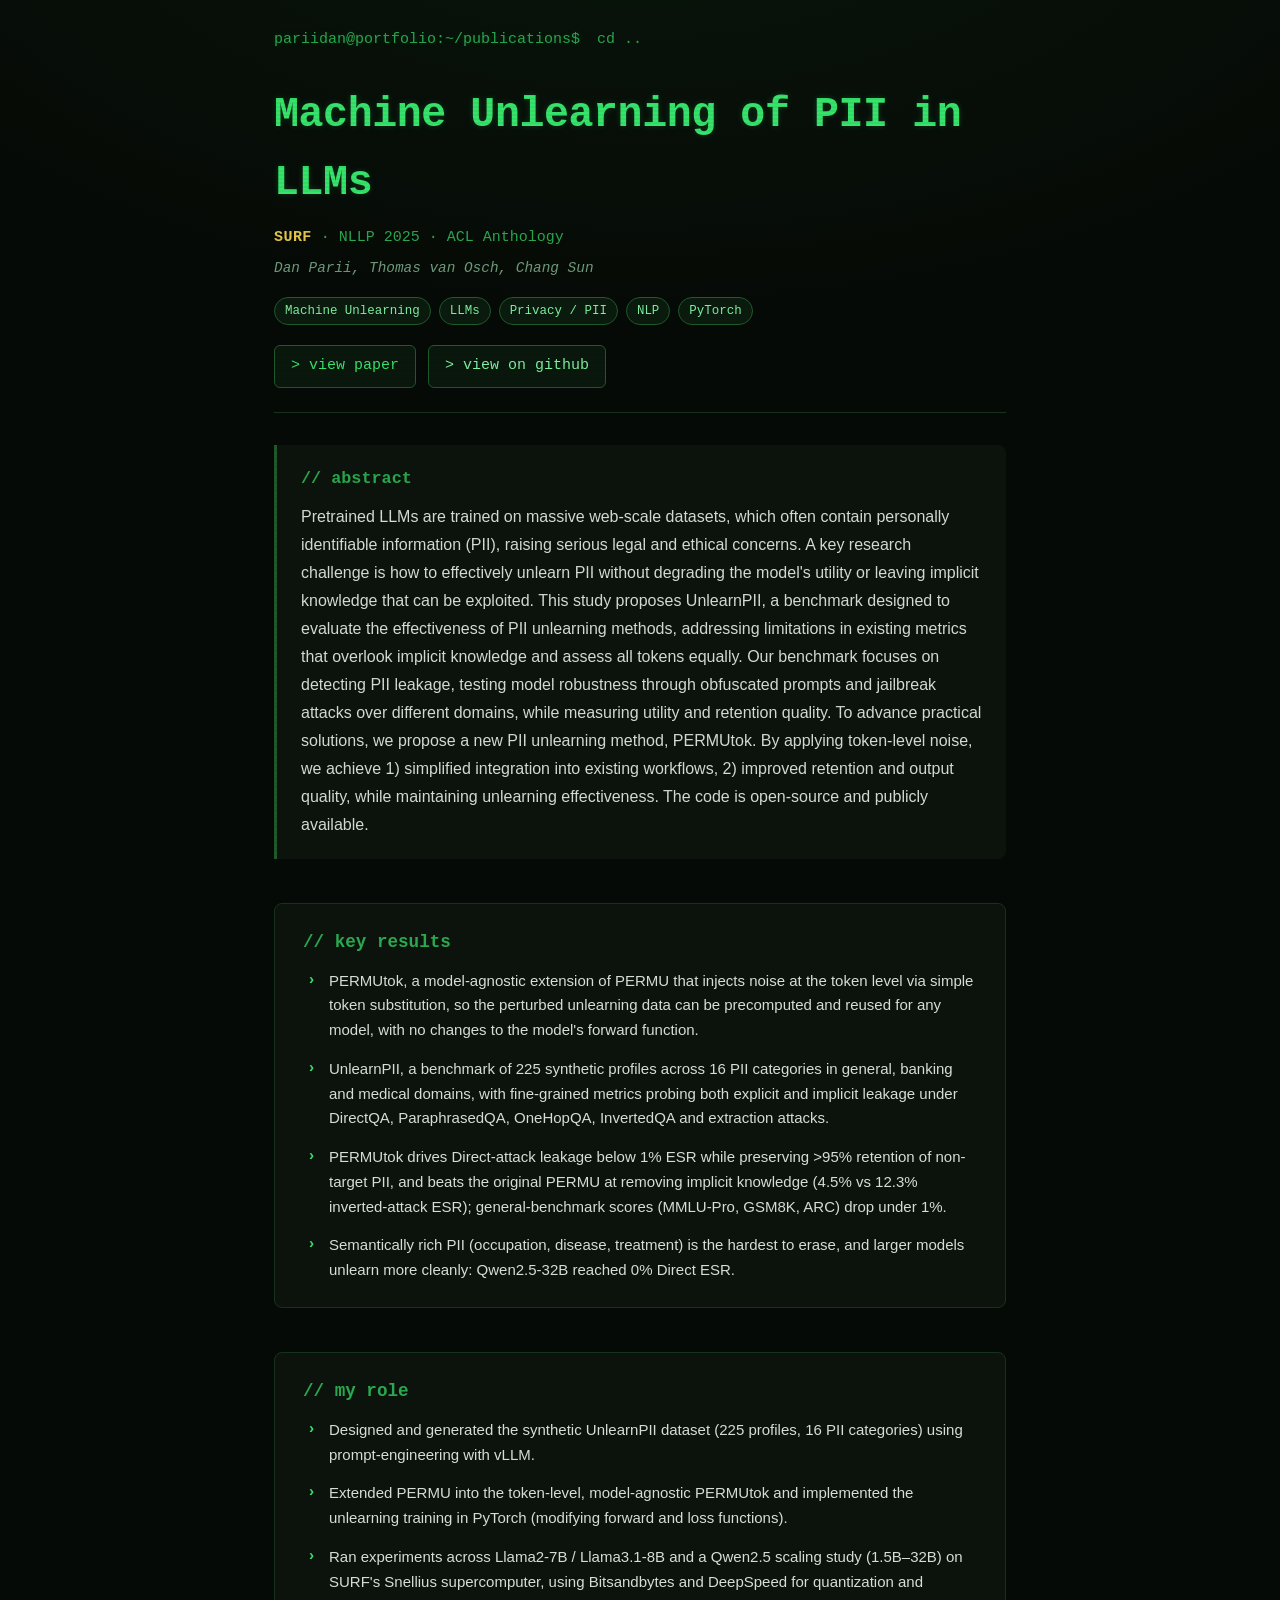
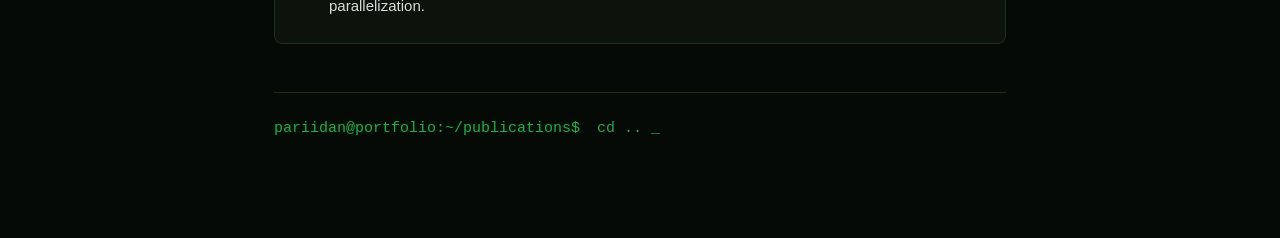
<file: pubs/pii-unlearning.html>
<!doctype html>
<html lang="en">
<head>
  <meta charset="utf-8" />
  <meta name="viewport" content="width=device-width, initial-scale=1" />
  <title>Machine Unlearning of PII in LLMs · Dan Parii</title>
  <meta name="description" content="Machine Unlearning of PII in LLMs (SURF, NLLP 2025 · ACL Anthology). A publication by Dan Parii." />
  <link rel="stylesheet" href="../style.css" />
</head>
<body class="crt">
  <div class="scanlines" aria-hidden="true"></div>

<main class="project">

  <nav class="backnav">
    <a href="../index.html"><span class="prompt">pariidan@portfolio:~/publications$</span> cd ..</a>
  </nav>

  <header class="proj-head">
    <h1>Machine Unlearning of PII in LLMs</h1>
    <p class="proj-beat"><span class="pub-co">SURF</span> · NLLP 2025 · ACL Anthology</p>
    <p class="authors">Dan Parii, Thomas van Osch, Chang Sun</p>
    <ul class="tags">
      <li>Machine Unlearning</li>
      <li>LLMs</li>
      <li>Privacy / PII</li>
      <li>NLP</li>
      <li>PyTorch</li>
    </ul>
    <div class="links"><a class="btn" href="https://aclanthology.org/2025.nllp-1.6/">&gt; view paper</a><a class="btn alt" href="https://github.com/pariidanDKE/Toward-Practical-PII-Unlearning">&gt; view on github</a></div>
  </header>

  <section class="abstract">
    <h2><span class="comment">// abstract</span></h2>
    <p>Pretrained LLMs are trained on massive web-scale datasets, which often contain personally identifiable information (PII), raising serious legal and ethical concerns. A key research challenge is how to effectively unlearn PII without degrading the model&#x27;s utility or leaving implicit knowledge that can be exploited. This study proposes UnlearnPII, a benchmark designed to evaluate the effectiveness of PII unlearning methods, addressing limitations in existing metrics that overlook implicit knowledge and assess all tokens equally. Our benchmark focuses on detecting PII leakage, testing model robustness through obfuscated prompts and jailbreak attacks over different domains, while measuring utility and retention quality. To advance practical solutions, we propose a new PII unlearning method, PERMUtok. By applying token-level noise, we achieve 1) simplified integration into existing workflows, 2) improved retention and output quality, while maintaining unlearning effectiveness. The code is open-source and publicly available.</p>
  </section>

  <section class="learned">
    <h2><span class="comment">// key results</span></h2>
    <ul>
      <li>PERMUtok, a model-agnostic extension of PERMU that injects noise at the token level via simple token substitution, so the perturbed unlearning data can be precomputed and reused for any model, with no changes to the model&#x27;s forward function.</li>
      <li>UnlearnPII, a benchmark of 225 synthetic profiles across 16 PII categories in general, banking and medical domains, with fine-grained metrics probing both explicit and implicit leakage under DirectQA, ParaphrasedQA, OneHopQA, InvertedQA and extraction attacks.</li>
      <li>PERMUtok drives Direct-attack leakage below 1% ESR while preserving &gt;95% retention of non-target PII, and beats the original PERMU at removing implicit knowledge (4.5% vs 12.3% inverted-attack ESR); general-benchmark scores (MMLU-Pro, GSM8K, ARC) drop under 1%.</li>
      <li>Semantically rich PII (occupation, disease, treatment) is the hardest to erase, and larger models unlearn more cleanly: Qwen2.5-32B reached 0% Direct ESR.</li>
    </ul>
  </section>

  <section class="learned">
    <h2><span class="comment">// my role</span></h2>
    <ul>
      <li>Designed and generated the synthetic UnlearnPII dataset (225 profiles, 16 PII categories) using prompt-engineering with vLLM.</li>
      <li>Extended PERMU into the token-level, model-agnostic PERMUtok and implemented the unlearning training in PyTorch (modifying forward and loss functions).</li>
      <li>Ran experiments across Llama2-7B / Llama3.1-8B and a Qwen2.5 scaling study (1.5B–32B) on SURF&#x27;s Snellius supercomputer, using Bitsandbytes and DeepSpeed for quantization and parallelization.</li>
    </ul>
  </section>

  <footer class="proj-foot">
    <a href="../index.html"><span class="prompt">pariidan@portfolio:~/publications$</span> cd .. <span class="blink">_</span></a>
  </footer>
</main>
</body>
</html>
</file>
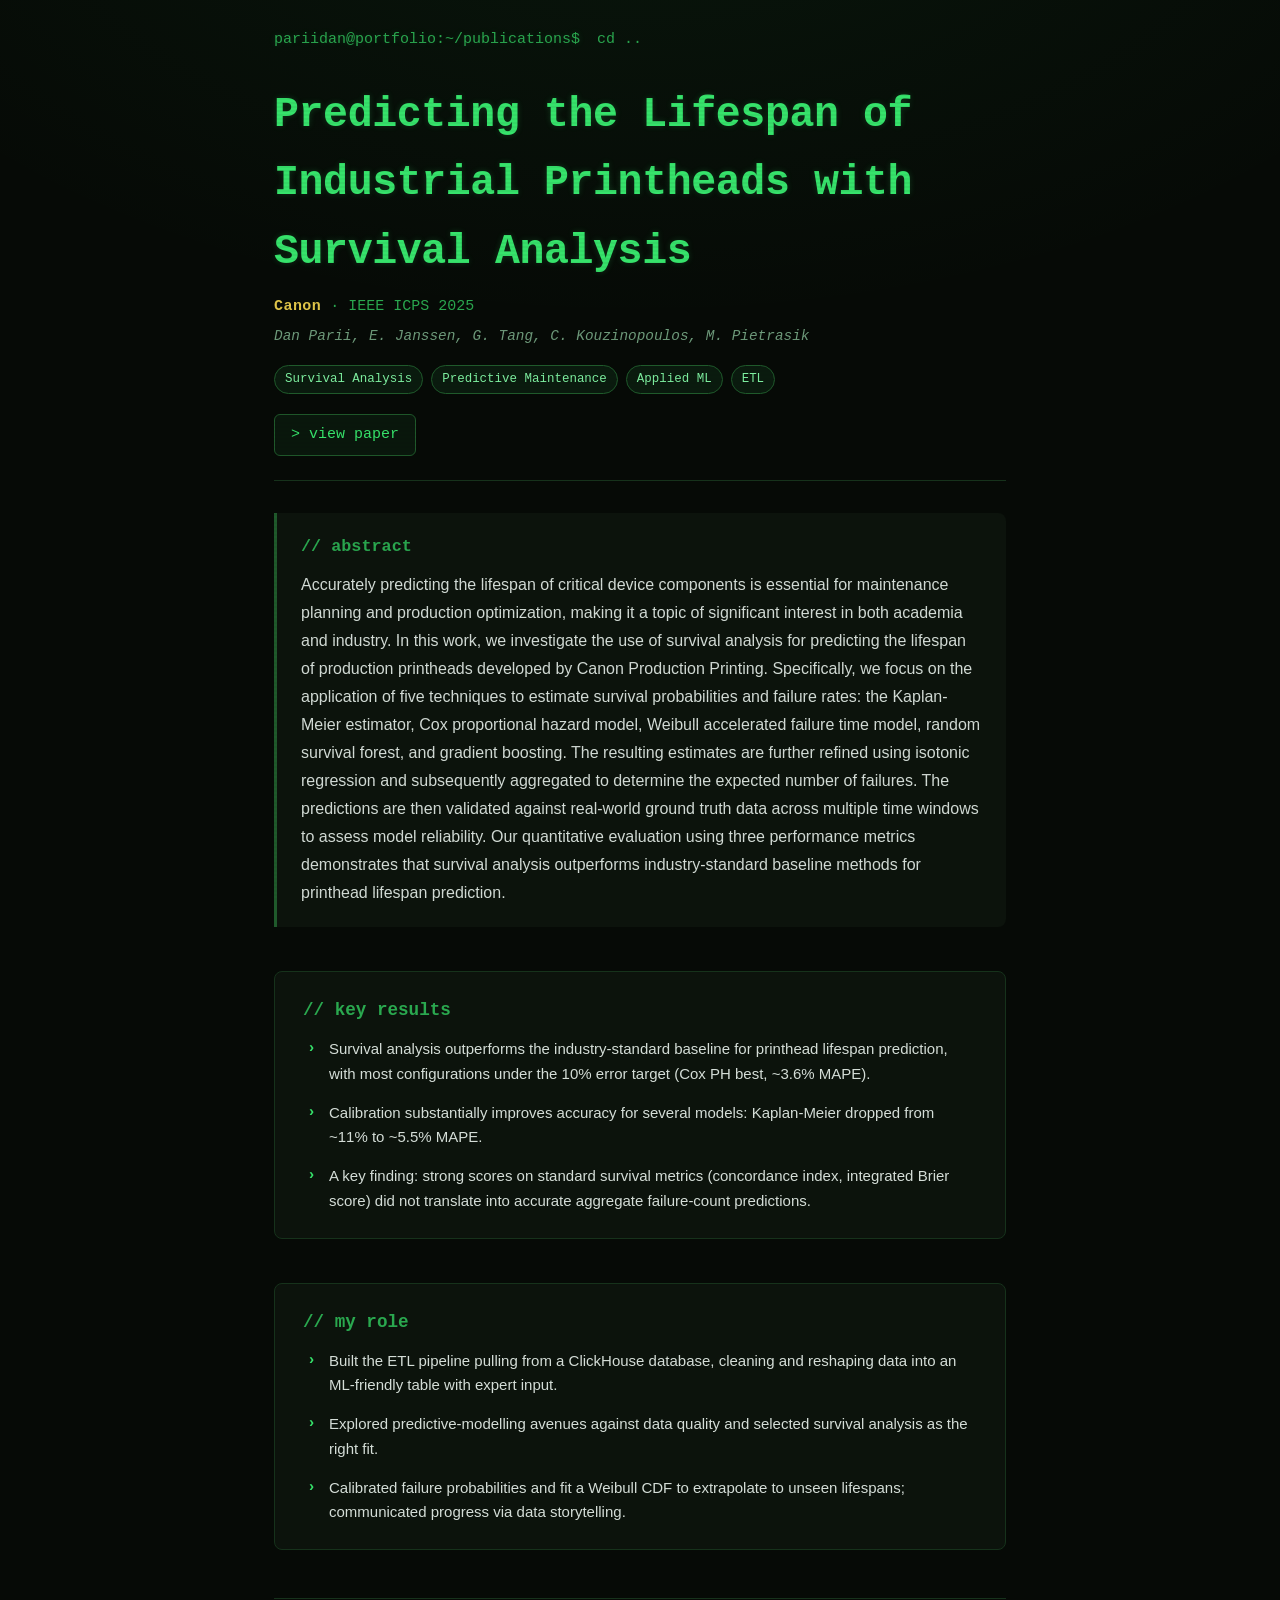
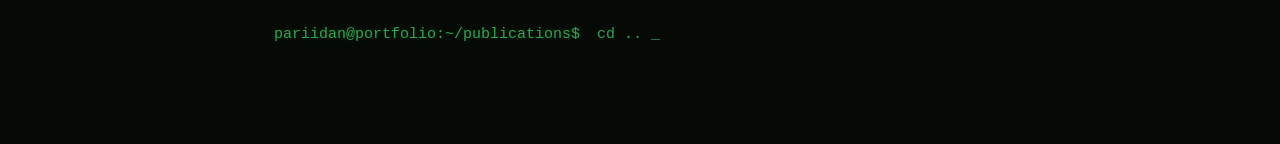
<file: pubs/printhead-survival.html>
<!doctype html>
<html lang="en">
<head>
  <meta charset="utf-8" />
  <meta name="viewport" content="width=device-width, initial-scale=1" />
  <title>Predicting the Lifespan of Industrial Printheads with Survival Analysis · Dan Parii</title>
  <meta name="description" content="Predicting the Lifespan of Industrial Printheads with Survival Analysis (Canon, IEEE ICPS 2025). A publication by Dan Parii." />
  <link rel="stylesheet" href="../style.css" />
</head>
<body class="crt">
  <div class="scanlines" aria-hidden="true"></div>

<main class="project">

  <nav class="backnav">
    <a href="../index.html"><span class="prompt">pariidan@portfolio:~/publications$</span> cd ..</a>
  </nav>

  <header class="proj-head">
    <h1>Predicting the Lifespan of Industrial Printheads with Survival Analysis</h1>
    <p class="proj-beat"><span class="pub-co">Canon</span> · IEEE ICPS 2025</p>
    <p class="authors">Dan Parii, E. Janssen, G. Tang, C. Kouzinopoulos, M. Pietrasik</p>
    <ul class="tags">
      <li>Survival Analysis</li>
      <li>Predictive Maintenance</li>
      <li>Applied ML</li>
      <li>ETL</li>
    </ul>
    <div class="links"><a class="btn" href="https://ieeexplore.ieee.org/document/11087918">&gt; view paper</a></div>
  </header>

  <section class="abstract">
    <h2><span class="comment">// abstract</span></h2>
    <p>Accurately predicting the lifespan of critical device components is essential for maintenance planning and production optimization, making it a topic of significant interest in both academia and industry. In this work, we investigate the use of survival analysis for predicting the lifespan of production printheads developed by Canon Production Printing. Specifically, we focus on the application of five techniques to estimate survival probabilities and failure rates: the Kaplan-Meier estimator, Cox proportional hazard model, Weibull accelerated failure time model, random survival forest, and gradient boosting. The resulting estimates are further refined using isotonic regression and subsequently aggregated to determine the expected number of failures. The predictions are then validated against real-world ground truth data across multiple time windows to assess model reliability. Our quantitative evaluation using three performance metrics demonstrates that survival analysis outperforms industry-standard baseline methods for printhead lifespan prediction.</p>
  </section>

  <section class="learned">
    <h2><span class="comment">// key results</span></h2>
    <ul>
      <li>Survival analysis outperforms the industry-standard baseline for printhead lifespan prediction, with most configurations under the 10% error target (Cox PH best, ~3.6% MAPE).</li>
      <li>Calibration substantially improves accuracy for several models: Kaplan-Meier dropped from ~11% to ~5.5% MAPE.</li>
      <li>A key finding: strong scores on standard survival metrics (concordance index, integrated Brier score) did not translate into accurate aggregate failure-count predictions.</li>
    </ul>
  </section>

  <section class="learned">
    <h2><span class="comment">// my role</span></h2>
    <ul>
      <li>Built the ETL pipeline pulling from a ClickHouse database, cleaning and reshaping data into an ML-friendly table with expert input.</li>
      <li>Explored predictive-modelling avenues against data quality and selected survival analysis as the right fit.</li>
      <li>Calibrated failure probabilities and fit a Weibull CDF to extrapolate to unseen lifespans; communicated progress via data storytelling.</li>
    </ul>
  </section>

  <footer class="proj-foot">
    <a href="../index.html"><span class="prompt">pariidan@portfolio:~/publications$</span> cd .. <span class="blink">_</span></a>
  </footer>
</main>
</body>
</html>
</file>
<file: style.css>
/* ============================================================
   Terminal + modern portfolio — Dan Parii
   Landing: green CRT terminal.  Project pages: dark & readable.
   ============================================================ */

:root {
  --bg: #060a06;
  --bg-soft: #0c130c;
  --panel: #0e160e;
  --border: #16321b;
  --border-bright: #1f5a2b;
  --green: #36e36b;          /* primary terminal green */
  --green-dim: #2aa84f;
  --green-soft: #7ef0a0;
  --text: #d4ddd7;           /* light near-neutral for reading text */
  --text-dim: #9fb0a6;       /* secondary reading text */
  --muted: #6f9c7c;
  --amber: #e3c84a;
  --mono: ui-monospace, "SF Mono", SFMono-Regular, "JetBrains Mono", Menlo,
    Consolas, "Liberation Mono", monospace;
  --sans: ui-sans-serif, -apple-system, BlinkMacSystemFont, "Segoe UI", Roboto,
    Helvetica, Arial, sans-serif;
  --maxw: 860px;
}

* { box-sizing: border-box; }
html { scroll-behavior: smooth; }

body {
  margin: 0;
  background:
    radial-gradient(900px 500px at 50% -10%, rgba(54, 227, 107, 0.06), transparent),
    var(--bg);
  color: var(--text);
  font-family: var(--mono);
  font-size: 15px;
  line-height: 1.65;
  -webkit-font-smoothing: antialiased;
  min-height: 100vh;
}

a { color: var(--green-soft); text-decoration: none; }
a:hover { color: #fff; }

/* ---- CRT scanline overlay (subtle) ---- */
.scanlines {
  pointer-events: none;
  position: fixed;
  inset: 0;
  z-index: 50;
  background: repeating-linear-gradient(
    to bottom,
    rgba(0, 0, 0, 0) 0,
    rgba(0, 0, 0, 0) 2px,
    rgba(0, 0, 0, 0.18) 3px,
    rgba(0, 0, 0, 0) 4px
  );
  mix-blend-mode: multiply;
  opacity: 0.5;
}
/* keep the glow only on the headline accents, not body text */
.name, .prompt, .section-title, .proj-head h1 {
  text-shadow: 0 0 6px rgba(54, 227, 107, 0.2);
}

@media (prefers-reduced-motion: no-preference) {
  .blink { animation: blink 1.1s steps(1) infinite; }
}
@keyframes blink { 50% { opacity: 0; } }

/* ============================================================
   LANDING — terminal
   ============================================================ */
.terminal {
  max-width: var(--maxw);
  margin: 0 auto;
  padding: 48px 24px 80px;
}

.term-line {
  margin-top: 38px;
  padding-top: 30px;
  border-top: 1px solid rgba(54, 227, 107, 0.14);
  word-break: break-word;
  color: var(--green);
}
.term-line:first-child { margin-top: 0; padding-top: 0; border-top: none; }
/* lines that belong to the previous exchange — no divider, tight spacing */
.term-line.same { margin-top: 6px; padding-top: 0; border-top: none; }
.prompt { color: var(--green-dim); margin-right: 8px; user-select: none; }
.term-out { color: var(--text); margin: 6px 0 0; max-width: 70ch; }
.term-out.name { font-size: 1.6rem; font-weight: 700; color: var(--green); }
.term-out .btn { margin-top: 10px; }

/* landing avatar */
.idline { display: flex; align-items: center; gap: 16px; margin-top: 6px; }
.idtext { min-width: 0; }
.idline .term-out.name { margin-top: 0; }
.tagline-line { margin-top: 2px; font-size: 1rem; }
.avatar {
  width: 60px;
  height: 60px;
  flex: 0 0 60px;
  aspect-ratio: 1 / 1;
  border-radius: 50%;
  object-fit: cover;
  object-position: center 14%;
  border: 1px solid var(--border-bright);
  box-shadow: 0 0 12px rgba(54, 227, 107, 0.18);
  filter: saturate(0.9);
}
.muted { color: var(--muted); font-weight: 400; font-size: 1rem; }

/* project listing (ls -l) */
.listing {
  margin-top: 10px;
  border: 1px solid var(--border);
  border-radius: 8px;
  background: var(--bg-soft);
  overflow: hidden;
}
.entry {
  display: grid;
  grid-template-columns: 110px minmax(150px, 220px) 1fr auto;
  gap: 14px;
  align-items: baseline;
  padding: 11px 16px;
  border-bottom: 1px solid var(--border);
  color: var(--green);
  transition: background 0.12s, color 0.12s;
}
.entry:last-child { border-bottom: none; }
.entry:hover { background: rgba(54, 227, 107, 0.1); color: #fff; }
.entry .perm { color: var(--text-dim); }
.entry .dir { color: var(--text); font-weight: 600; }
.entry:hover .dir { color: var(--green-soft); }
.entry .beat { color: var(--text-dim); }
.entry .wip {
  color: var(--amber);
  font-size: 0.82em;
  border: 1px solid rgba(227, 200, 74, 0.4);
  padding: 0 6px;
  border-radius: 4px;
}

/* publications on landing */
.pubs { margin-top: 12px; display: flex; flex-direction: column; gap: 14px; }
.pub {
  border-left: 2px solid var(--border-bright);
  padding: 4px 0 4px 16px;
}
.pub-title { color: var(--green-soft); font-weight: 600; }
.pub-venue { color: var(--green-dim); font-size: 0.85em; margin-top: 4px; }
.pub-co {
  color: var(--amber);
  font-weight: 700;
  letter-spacing: 0.03em;
}
.pub-desc { color: var(--text); margin-top: 6px; max-width: 72ch; }
.pub-tags { margin-top: 10px; }

.ext { color: var(--green-soft); }
.cursor { margin-top: 14px; padding-top: 0; border-top: none; }

/* ============================================================
   PROJECT PAGES — dark & readable
   ============================================================ */
.project {
  max-width: 780px;
  margin: 0 auto;
  padding: 28px 24px 96px;
}

.backnav { margin-bottom: 28px; }
.backnav a { color: var(--green-dim); }
.backnav a:hover { color: var(--green-soft); }

.proj-head { border-bottom: 1px solid var(--border); padding-bottom: 24px; }
.proj-head h1 {
  font-family: var(--mono);
  font-size: clamp(1.8rem, 5vw, 2.6rem);
  margin: 0;
  color: var(--green);
  letter-spacing: -0.01em;
}
.proj-head h1 .sub { font-size: 0.5em; color: var(--muted); font-weight: 400; }
.proj-beat { color: var(--green-dim); margin: 8px 0 0; }
.authors { color: var(--muted); font-size: 0.9rem; margin: 6px 0 0; font-style: italic; }

.wip-badge {
  display: inline-block;
  margin-top: 12px;
  color: var(--amber);
  border: 1px solid rgba(227, 200, 74, 0.4);
  background: rgba(227, 200, 74, 0.08);
  padding: 2px 10px;
  border-radius: 4px;
  font-size: 0.82rem;
}

.tags {
  list-style: none;
  padding: 0;
  margin: 16px 0 0;
  display: flex;
  flex-wrap: wrap;
  gap: 8px;
}
.tags li {
  font-size: 0.78rem;
  color: var(--green-soft);
  background: rgba(54, 227, 107, 0.08);
  border: 1px solid var(--border-bright);
  padding: 3px 10px;
  border-radius: 999px;
}

.links { display: flex; flex-wrap: wrap; gap: 12px; margin-top: 20px; }
.btn {
  font-family: var(--mono);
  display: inline-block;
  color: var(--green);
  border: 1px solid var(--border-bright);
  background: rgba(54, 227, 107, 0.06);
  padding: 8px 16px;
  border-radius: 6px;
  transition: background 0.12s, color 0.12s, border-color 0.12s;
}
.btn:hover { background: var(--green); color: #04210d; border-color: var(--green); }
.btn.alt { color: var(--green-soft); }

/* figures */
figure { margin: 0; }
.hero { margin: 32px 0 8px; }
figure img {
  display: block;
  width: 100%;
  height: auto;
  border: 1px solid var(--border-bright);
  border-radius: 8px;
  background: #000;
}
figure.tall img { width: auto; max-width: 100%; max-height: 70vh; margin: 0 auto; }
figcaption {
  color: var(--muted);
  font-size: 0.85rem;
  margin-top: 8px;
  text-align: center;
}

/* readable prose */
.prose {
  font-family: var(--sans);
  color: var(--text);
  font-size: 1.05rem;
  line-height: 1.75;
  margin: 28px 0;
  text-shadow: none;
}
.prose p { margin: 0 0 16px; }

/* abstract block */
.abstract {
  margin: 32px 0;
  border-left: 3px solid var(--border-bright);
  background: var(--bg-soft);
  border-radius: 0 8px 8px 0;
  padding: 20px 24px;
}
.abstract h2 { margin: 0 0 10px; font-size: 1.05rem; font-family: var(--mono); }
.abstract p {
  font-family: var(--sans);
  color: var(--text);
  font-size: 1rem;
  line-height: 1.75;
  margin: 0;
  text-shadow: none;
}

.gallery {
  display: grid;
  grid-template-columns: repeat(auto-fit, minmax(260px, 1fr));
  gap: 20px;
  align-items: start;
  margin: 8px 0 8px;
}

/* what I learned */
.learned {
  margin-top: 44px;
  border: 1px solid var(--border);
  border-radius: 8px;
  background: var(--bg-soft);
  padding: 24px 28px;
}
.learned h2 { margin: 0 0 12px; font-size: 1.1rem; font-family: var(--mono); }
.comment { color: var(--green-dim); }
.learned ul {
  font-family: var(--sans);
  color: var(--text);
  margin: 0;
  padding-left: 0;
  list-style: none;
  text-shadow: none;
}
.learned li {
  position: relative;
  padding-left: 26px;
  margin: 0 0 14px;
  line-height: 1.65;
}
.learned li:last-child { margin-bottom: 0; }
.learned li::before {
  content: "›";
  position: absolute;
  left: 4px;
  color: var(--green);
  font-family: var(--mono);
  font-weight: 700;
}

/* about page */
.about-head {
  display: flex;
  align-items: center;
  gap: 28px;
  border-bottom: 1px solid var(--border);
  padding-bottom: 28px;
}
.about-photo {
  width: 150px;
  flex: none;
  border-radius: 12px;
  border: 1px solid var(--border-bright);
  box-shadow: 0 0 18px rgba(54, 227, 107, 0.15);
  object-fit: cover;
}
.about-intro h1 {
  font-family: var(--mono);
  font-size: clamp(1.8rem, 5vw, 2.4rem);
  margin: 0;
  color: var(--green);
}
.about-loc { color: var(--muted); font-size: 0.9rem; margin: 8px 0 0; }
.about-intro .links { margin-top: 16px; }

.role { margin-top: 44px; }
.role > h2 { font-family: var(--mono); font-size: 1.1rem; margin: 0 0 18px; }

/* timeline (experience + education) */
.timeline { border-left: 1px solid var(--border-bright); margin-left: 6px; }
.tl-item { position: relative; padding: 0 0 26px 26px; }
.tl-item:last-child { padding-bottom: 0; }
.tl-item::before {
  content: "";
  position: absolute;
  left: -5px;
  top: 6px;
  width: 9px;
  height: 9px;
  border-radius: 50%;
  background: var(--green);
  box-shadow: 0 0 8px rgba(54, 227, 107, 0.6);
}
.tl-head { display: flex; flex-wrap: wrap; align-items: baseline; gap: 4px 10px; }
.tl-role { font-family: var(--mono); color: var(--green-soft); font-weight: 700; font-size: 1.05rem; }
.tl-co { font-family: var(--mono); color: var(--green-dim); }
.tl-dates {
  margin-left: auto;
  color: var(--muted);
  font-size: 0.82rem;
  white-space: nowrap;
}
.tl-desc {
  font-family: var(--sans);
  color: var(--text);
  line-height: 1.7;
  margin: 8px 0 0;
  text-shadow: none;
}
.tl-sub { color: var(--muted); margin: 6px 0 0; font-size: 0.95rem; }
.tl-grade { color: var(--amber); }

/* languages */
.langs {
  list-style: none;
  margin: 0;
  padding: 0;
  display: grid;
  grid-template-columns: repeat(auto-fit, minmax(180px, 1fr));
  gap: 12px;
}
.langs li {
  display: flex;
  justify-content: space-between;
  align-items: baseline;
  gap: 12px;
  border: 1px solid var(--border);
  background: var(--bg-soft);
  border-radius: 8px;
  padding: 10px 16px;
}
.lang { color: var(--green-soft); font-weight: 600; }
.lang-level { color: var(--muted); font-size: 0.85rem; }

@media (max-width: 560px) {
  .about-head { flex-direction: column; align-items: flex-start; text-align: left; }
  .about-photo { width: 130px; }
}

.proj-foot {
  margin-top: 48px;
  padding-top: 24px;
  border-top: 1px solid var(--border);
}
.proj-foot a { color: var(--green-dim); }
.proj-foot a:hover { color: var(--green-soft); }

@media (max-width: 560px) {
  .entry {
    grid-template-columns: 1fr auto;
    gap: 4px 10px;
  }
  .entry .perm { display: none; }
  .entry .beat { grid-column: 1 / -1; }
}
</file>
